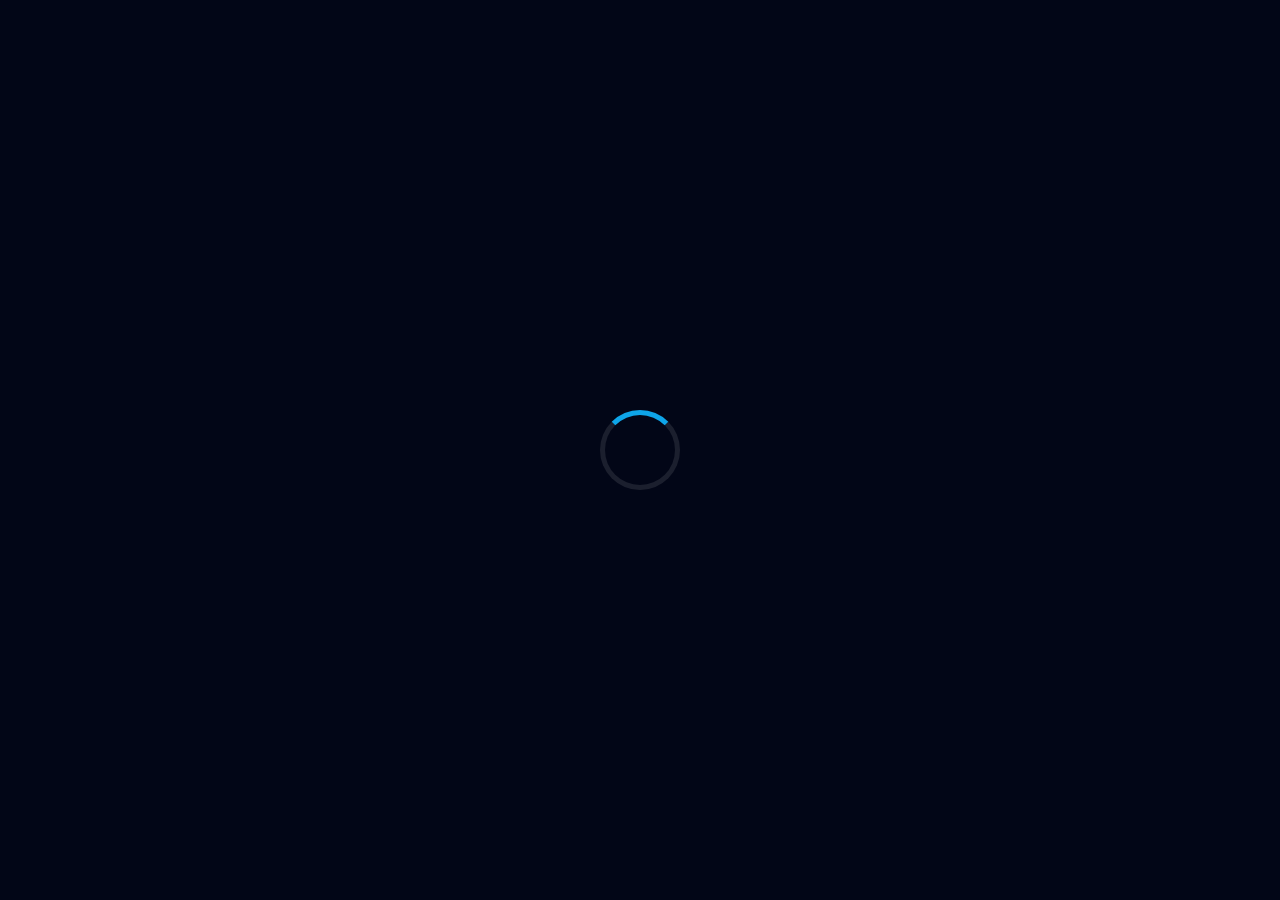
<file: index.html>
<!DOCTYPE html>
<html lang="en">
<head>
    <meta charset="UTF-8">
    <meta name="viewport" content="width=device-width, initial-scale=1.0">
    <meta name="description" content="Md Kaif - Full Stack Developer specializing in Backend Development, AI Applications, and Mobile App Development">
    <meta name="keywords" content="Full Stack Developer, Backend Developer, Java, Node.js, React Native, AI, Mobile App Development">
    <meta name="author" content="Md Kaif">
    
    <!-- Open Graph Meta Tags -->
    <meta property="og:title" content="Md Kaif | Full Stack Developer">
    <meta property="og:description" content="Passionate Full Stack Developer focused on building scalable backend systems and AI powered applications">
    <meta property="og:type" content="website">
    
    <title>Md Kaif | Full Stack Developer Portfolio</title>
    
    <!-- Stylesheets -->
    <link rel="stylesheet" href="css/style.css">
    <link rel="stylesheet" href="css/animations.css">
    <link rel="stylesheet" href="css/responsive.css">
</head>
<body>
    <!-- Loading Screen -->
    <div class="loading-screen">
        <div class="loader"></div>
    </div>

    <!-- Scroll Progress Indicator -->
    <div class="scroll-progress"></div>

    <!-- Custom Cursor -->
    <div class="cursor"></div>

    <!-- Navbar -->
    <nav class="navbar">
        <h2 class="logo">Kaif</h2>
        
        <ul class="nav-menu">
            <li><a href="index.html" class="active">Home</a></li>
            <li><a href="pages/about.html">About</a></li>
            <li><a href="pages/skills.html">Skills</a></li>
            <li><a href="pages/projects.html">Projects</a></li>
            <li><a href="pages/achievements.html">Achievements</a></li>
            <li><a href="pages/contact.html">Contact</a></li>
        </ul>
        
        <div class="menu-toggle">
            <span></span>
            <span></span>
            <span></span>
        </div>
    </nav>

    <!-- Hero Section -->
    <section class="hero">
        <div class="hero-text fade-in">
            <h1>Hi, I'm <span class="neon">Md Kaif</span></h1>
            <h2 id="typing-text"></h2>
            <p>
                Passionate Full Stack Developer focused on building scalable
                backend systems and AI-powered applications. Specializing in
                Java, Node.js, React Native, and modern web technologies.
            </p>
            <div class="cta">
                <a href="pages/projects.html" class="btn primary">View Projects</a>
                <a href="pages/contact.html" class="btn outline">Contact Me</a>
                <a href="#" class="btn outline" onclick="alert('Resume download will be available soon!'); return false;">Download Resume</a>
            </div>
        </div>

        <div class="hero-img">
            <img src="assets/images/profile.jpg" alt="Md Kaif Profile Picture">
        </div>
    </section>

    <!-- Animated Background -->
    <canvas id="particles"></canvas>

    <!-- JavaScript Files -->
    <script src="js/main.js"></script>
    <script src="js/typing.js"></script>
    <script src="js/cursor.js"></script>
    <script src="js/particles.js"></script>
</body>
</html>
</file>
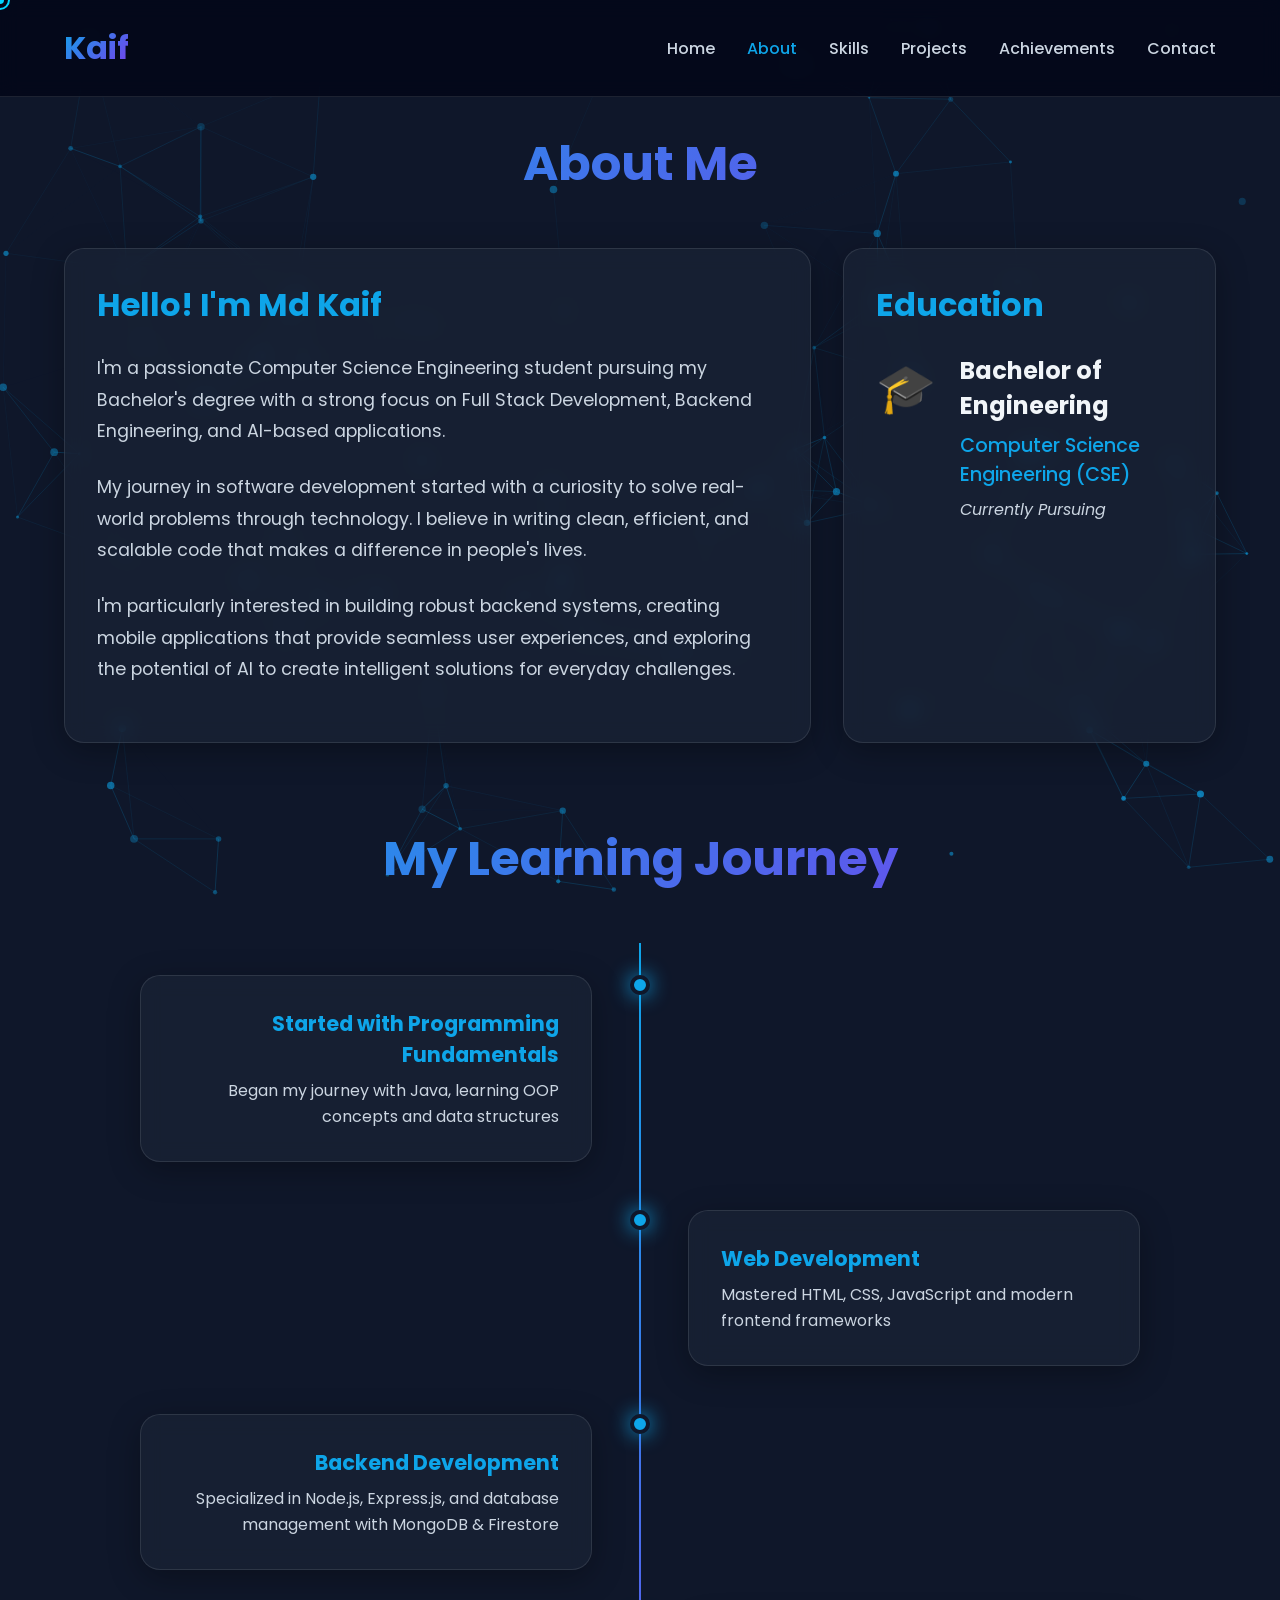
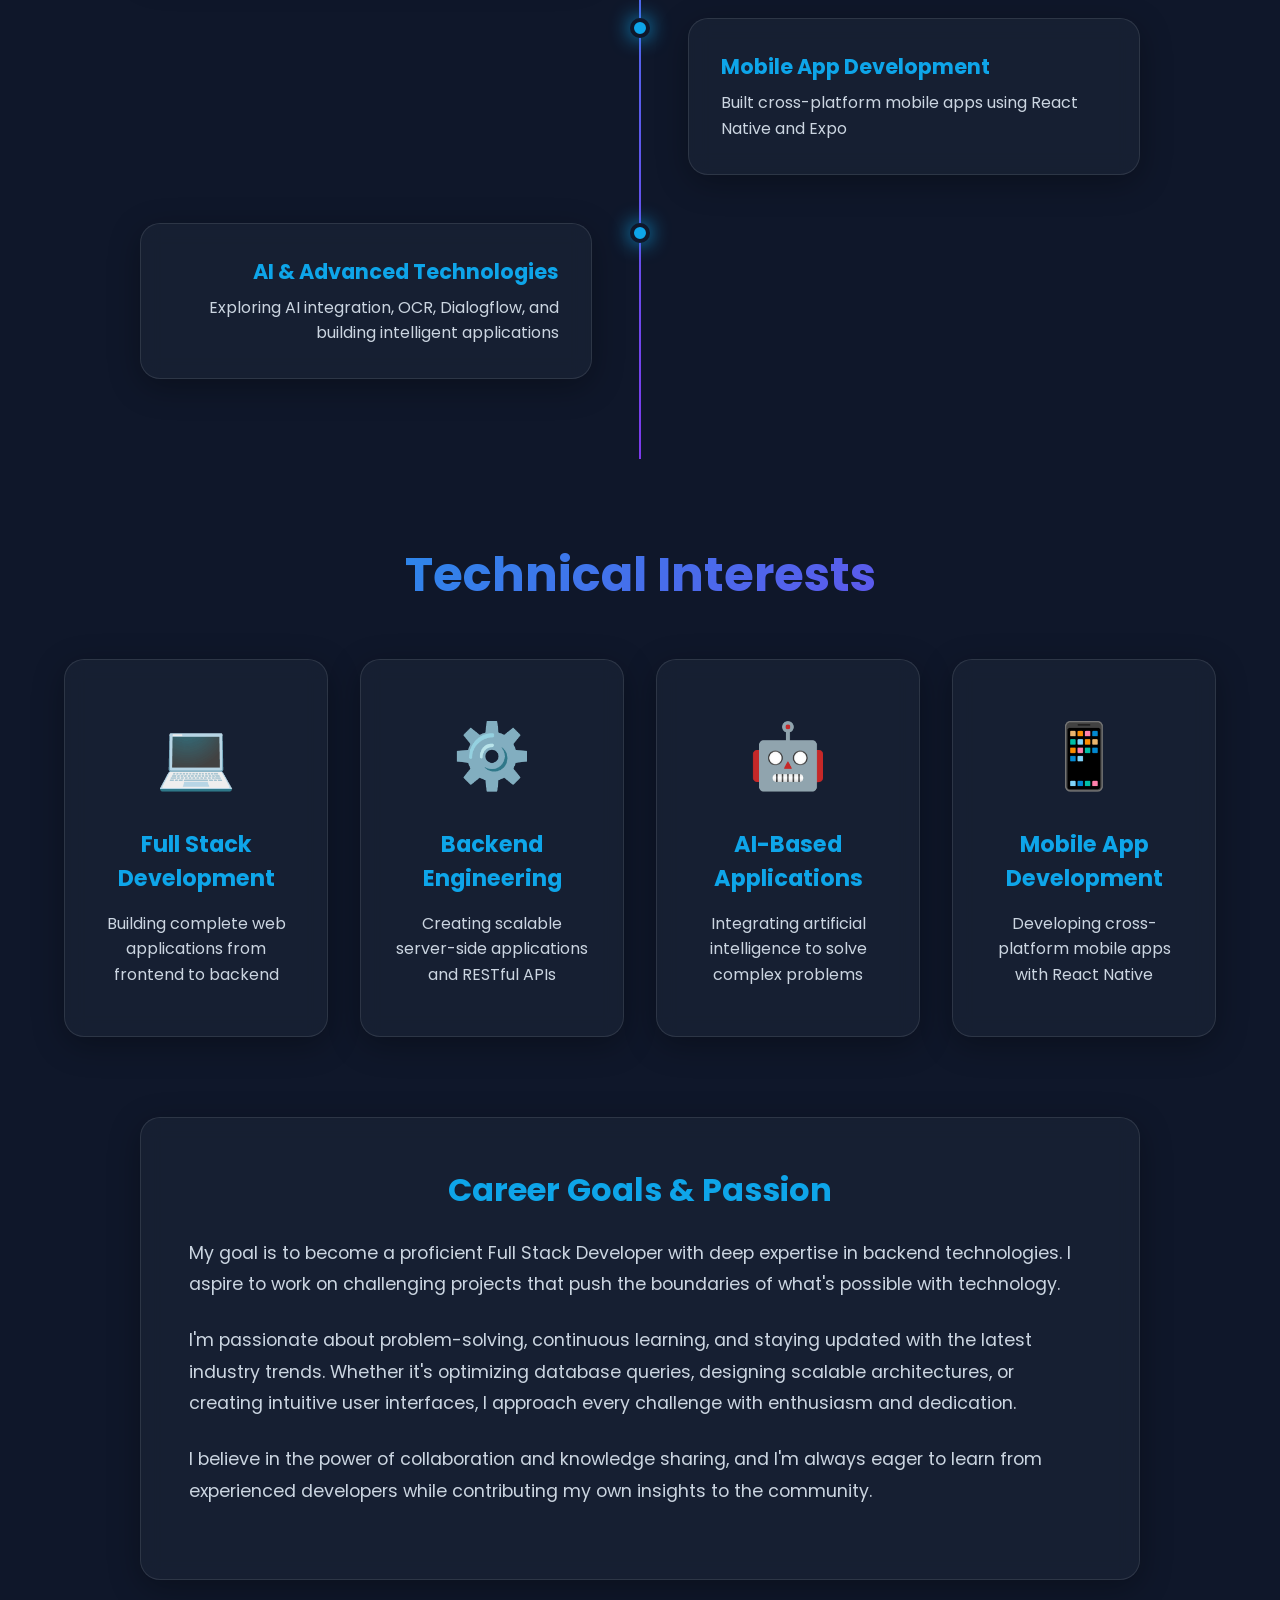
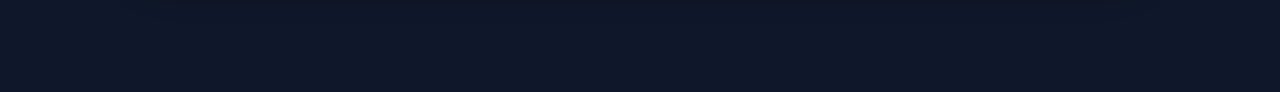
<file: pages/about.html>
<!DOCTYPE html>
<html lang="en">
<head>
    <meta charset="UTF-8">
    <meta name="viewport" content="width=device-width, initial-scale=1.0">
    <meta name="description" content="About Md Kaif - Full Stack Developer and Backend Specialist">
    <title>About | Md Kaif Portfolio</title>
    
    <link rel="stylesheet" href="../css/style.css">
    <link rel="stylesheet" href="../css/animations.css">
    <link rel="stylesheet" href="../css/responsive.css">
    <link rel="stylesheet" href="../css/pages.css">
</head>
<body>
    <!-- Loading Screen -->
    <div class="loading-screen">
        <div class="loader"></div>
    </div>

    <!-- Scroll Progress Indicator -->
    <div class="scroll-progress"></div>

    <!-- Custom Cursor -->
    <div class="cursor"></div>

    <!-- Navbar -->
    <nav class="navbar">
        <h2 class="logo">Kaif</h2>
        
        <ul class="nav-menu">
            <li><a href="../index.html">Home</a></li>
            <li><a href="about.html" class="active">About</a></li>
            <li><a href="skills.html">Skills</a></li>
            <li><a href="projects.html">Projects</a></li>
            <li><a href="achievements.html">Achievements</a></li>
            <li><a href="contact.html">Contact</a></li>
        </ul>
        
        <div class="menu-toggle">
            <span></span>
            <span></span>
            <span></span>
        </div>
    </nav>

    <!-- About Section -->
    <section class="about-section">
        <h1 class="section-title reveal">About Me</h1>
        
        <div class="about-container">
            <div class="about-content glass-card reveal">
                <h2>Hello! I'm Md Kaif</h2>
                <p>
                    I'm a passionate Computer Science Engineering student pursuing my Bachelor's degree
                    with a strong focus on Full Stack Development, Backend Engineering, and AI-based applications.
                </p>
                <p>
                    My journey in software development started with a curiosity to solve real-world problems
                    through technology. I believe in writing clean, efficient, and scalable code that makes
                    a difference in people's lives.
                </p>
                <p>
                    I'm particularly interested in building robust backend systems, creating mobile applications
                    that provide seamless user experiences, and exploring the potential of AI to create
                    intelligent solutions for everyday challenges.
                </p>
            </div>

            <div class="education-section glass-card reveal">
                <h2>Education</h2>
                <div class="education-item">
                    <div class="education-icon">🎓</div>
                    <div class="education-details">
                        <h3>Bachelor of Engineering</h3>
                        <h4>Computer Science Engineering (CSE)</h4>
                        <p class="year">Currently Pursuing</p>
                    </div>
                </div>
            </div>
        </div>

        <!-- Timeline Section -->
        <div class="timeline-section">
            <h2 class="section-title reveal">My Learning Journey</h2>
            
            <div class="timeline">
                <div class="timeline-item reveal slide-left">
                    <div class="timeline-dot"></div>
                    <div class="timeline-content glass-card">
                        <h3>Started with Programming Fundamentals</h3>
                        <p>Began my journey with Java, learning OOP concepts and data structures</p>
                    </div>
                </div>

                <div class="timeline-item reveal slide-right">
                    <div class="timeline-dot"></div>
                    <div class="timeline-content glass-card">
                        <h3>Web Development</h3>
                        <p>Mastered HTML, CSS, JavaScript and modern frontend frameworks</p>
                    </div>
                </div>

                <div class="timeline-item reveal slide-left">
                    <div class="timeline-dot"></div>
                    <div class="timeline-content glass-card">
                        <h3>Backend Development</h3>
                        <p>Specialized in Node.js, Express.js, and database management with MongoDB & Firestore</p>
                    </div>
                </div>

                <div class="timeline-item reveal slide-right">
                    <div class="timeline-dot"></div>
                    <div class="timeline-content glass-card">
                        <h3>Mobile App Development</h3>
                        <p>Built cross-platform mobile apps using React Native and Expo</p>
                    </div>
                </div>

                <div class="timeline-item reveal slide-left">
                    <div class="timeline-dot"></div>
                    <div class="timeline-content glass-card">
                        <h3>AI & Advanced Technologies</h3>
                        <p>Exploring AI integration, OCR, Dialogflow, and building intelligent applications</p>
                    </div>
                </div>
            </div>
        </div>

        <!-- Interests Section -->
        <div class="interests-section">
            <h2 class="section-title reveal">Technical Interests</h2>
            
            <div class="interests-grid">
                <div class="interest-card glass-card zoom-in">
                    <div class="interest-icon">💻</div>
                    <h3>Full Stack Development</h3>
                    <p>Building complete web applications from frontend to backend</p>
                </div>

                <div class="interest-card glass-card zoom-in">
                    <div class="interest-icon">⚙️</div>
                    <h3>Backend Engineering</h3>
                    <p>Creating scalable server-side applications and RESTful APIs</p>
                </div>

                <div class="interest-card glass-card zoom-in">
                    <div class="interest-icon">🤖</div>
                    <h3>AI-Based Applications</h3>
                    <p>Integrating artificial intelligence to solve complex problems</p>
                </div>

                <div class="interest-card glass-card zoom-in">
                    <div class="interest-icon">📱</div>
                    <h3>Mobile App Development</h3>
                    <p>Developing cross-platform mobile apps with React Native</p>
                </div>
            </div>
        </div>

        <!-- Career Goals -->
        <div class="goals-section glass-card reveal">
            <h2>Career Goals & Passion</h2>
            <p>
                My goal is to become a proficient Full Stack Developer with deep expertise in backend
                technologies. I aspire to work on challenging projects that push the boundaries of
                what's possible with technology.
            </p>
            <p>
                I'm passionate about problem-solving, continuous learning, and staying updated with
                the latest industry trends. Whether it's optimizing database queries, designing
                scalable architectures, or creating intuitive user interfaces, I approach every
                challenge with enthusiasm and dedication.
            </p>
            <p>
                I believe in the power of collaboration and knowledge sharing, and I'm always eager
                to learn from experienced developers while contributing my own insights to the community.
            </p>
        </div>
    </section>

    <!-- Animated Background -->
    <canvas id="particles"></canvas>

    <!-- JavaScript Files -->
    <script src="../js/main.js"></script>
    <script src="../js/cursor.js"></script>
    <script src="../js/particles.js"></script>
</body>
</html>
</file>
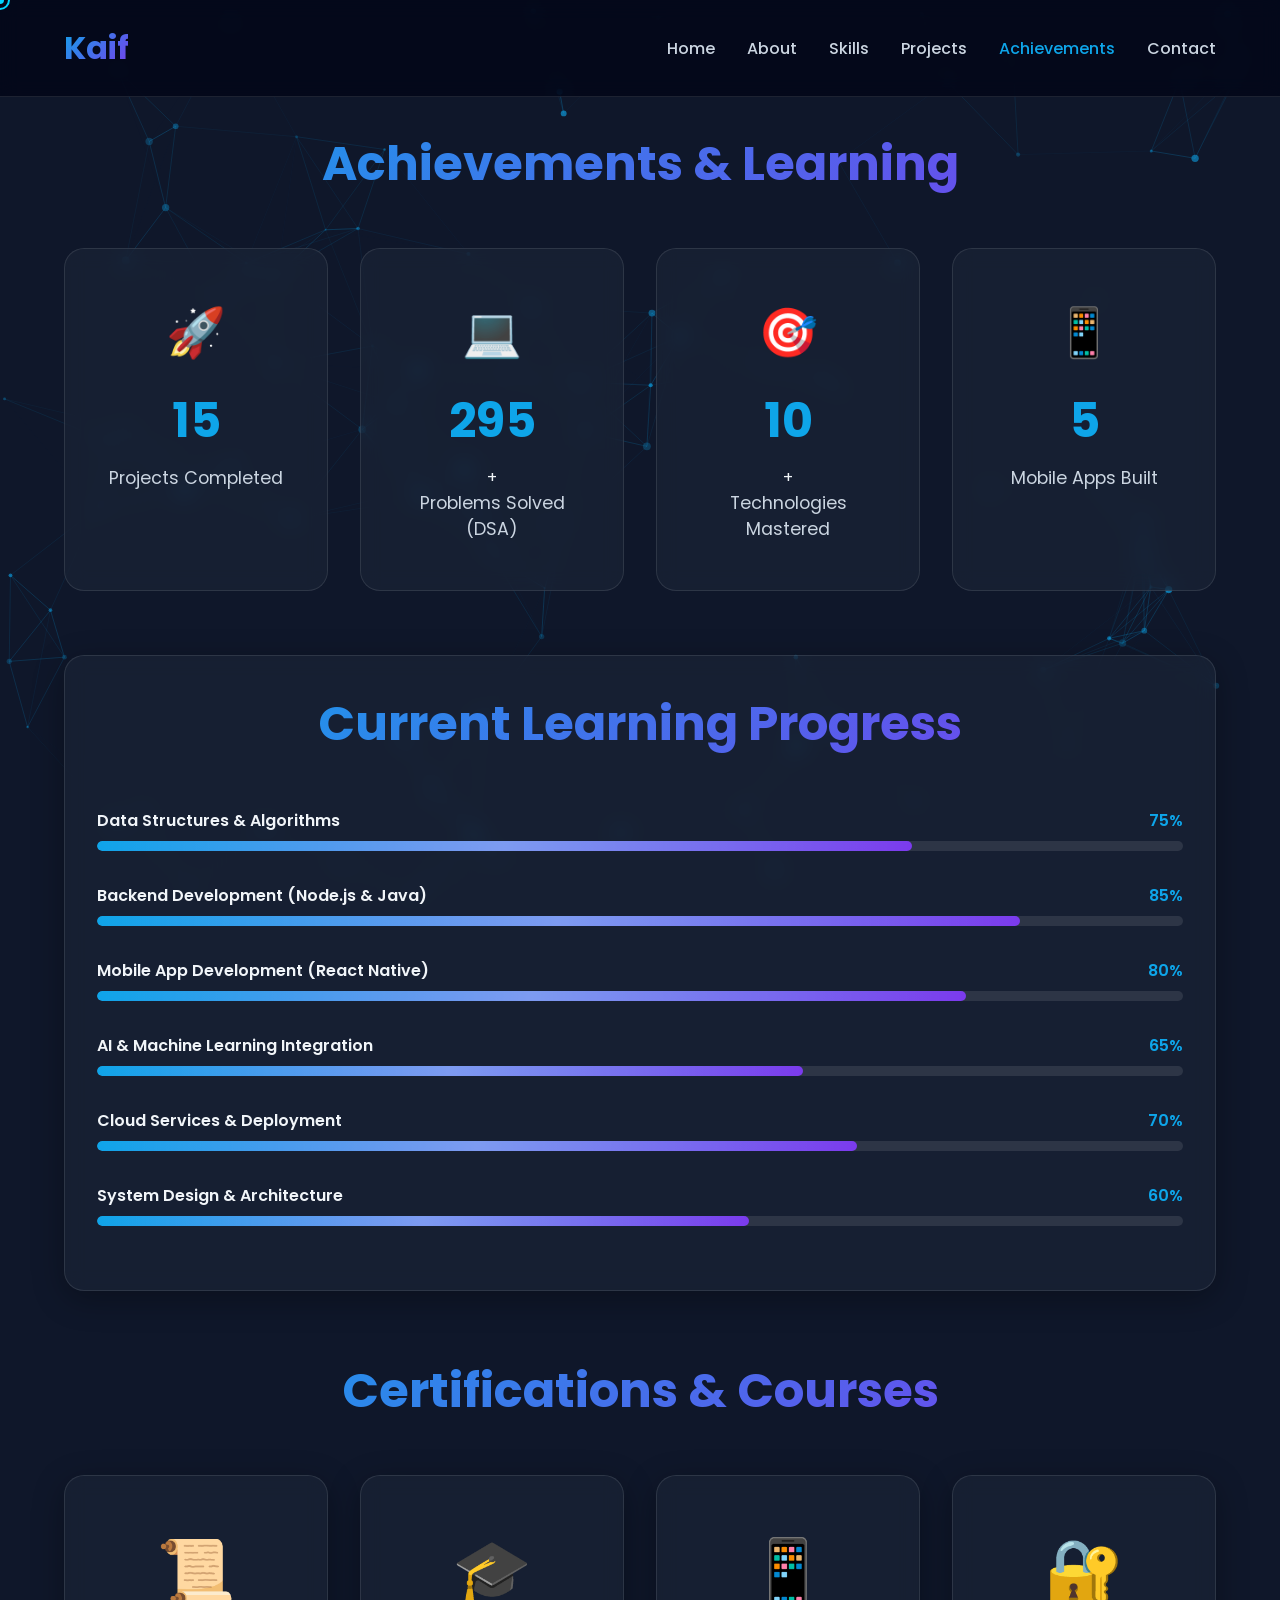
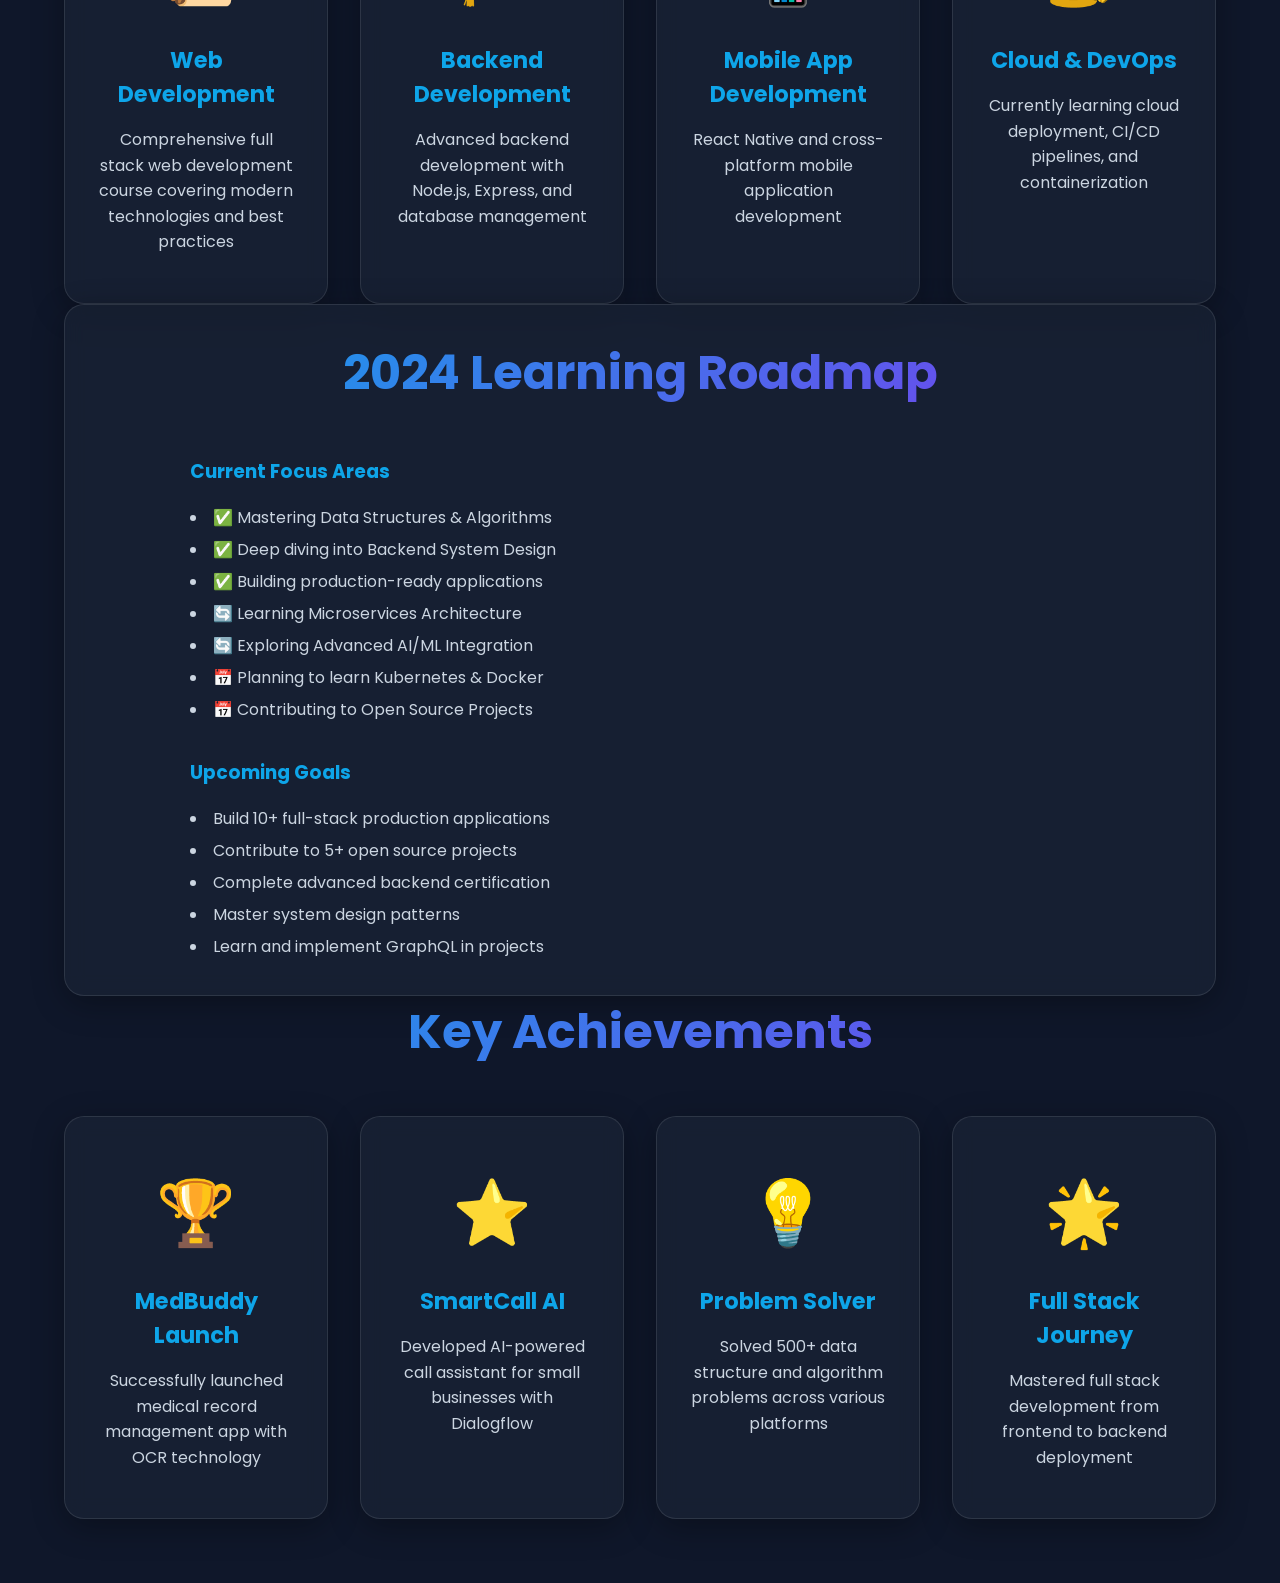
<file: pages/achievements.html>
<!DOCTYPE html>
<html lang="en">
<head>
    <meta charset="UTF-8">
    <meta name="viewport" content="width=device-width, initial-scale=1.0">
    <meta name="description" content="Achievements and Learning - Md Kaif Portfolio">
    <title>Achievements | Md Kaif Portfolio</title>
    
    <link rel="stylesheet" href="../css/style.css">
    <link rel="stylesheet" href="../css/animations.css">
    <link rel="stylesheet" href="../css/responsive.css">
    <link rel="stylesheet" href="../css/pages.css">
</head>
<body>
    <!-- Loading Screen -->
    <div class="loading-screen">
        <div class="loader"></div>
    </div>

    <!-- Scroll Progress Indicator -->
    <div class="scroll-progress"></div>

    <!-- Custom Cursor -->
    <div class="cursor"></div>

    <!-- Navbar -->
    <nav class="navbar">
        <h2 class="logo">Kaif</h2>
        
        <ul class="nav-menu">
            <li><a href="../index.html">Home</a></li>
            <li><a href="about.html">About</a></li>
            <li><a href="skills.html">Skills</a></li>
            <li><a href="projects.html">Projects</a></li>
            <li><a href="achievements.html" class="active">Achievements</a></li>
            <li><a href="contact.html">Contact</a></li>
        </ul>
        
        <div class="menu-toggle">
            <span></span>
            <span></span>
            <span></span>
        </div>
    </nav>

    <!-- Achievements Section -->
    <section class="achievements-section">
        <h1 class="section-title reveal">Achievements & Learning</h1>

        <!-- Stats Grid -->
        <div class="stats-grid">
            <div class="stat-card zoom-in">
                <div class="stat-icon">🚀</div>
                <span class="counter" data-target="15">0</span>
                <div class="stat-label">Projects Completed</div>
            </div>

            <div class="stat-card zoom-in">
                <div class="stat-icon">💻</div>
                <span class="counter" data-target="500">0</span>+
                <div class="stat-label">Problems Solved (DSA)</div>
            </div>

            <div class="stat-card zoom-in">
                <div class="stat-icon">🎯</div>
                <span class="counter" data-target="10">0</span>+
                <div class="stat-label">Technologies Mastered</div>
            </div>

            <div class="stat-card zoom-in">
                <div class="stat-icon">📱</div>
                <span class="counter" data-target="5">0</span>
                <div class="stat-label">Mobile Apps Built</div>
            </div>
        </div>

        <!-- Learning Progress -->
        <div class="progress-section glass-card reveal">
            <h2 class="section-title">Current Learning Progress</h2>

            <div class="progress-item stagger">
                <div class="progress-label">
                    <span>Data Structures & Algorithms</span>
                    <span class="percentage">75%</span>
                </div>
                <div class="progress-bar">
                    <div class="progress-fill" data-progress="75"></div>
                </div>
            </div>

            <div class="progress-item stagger">
                <div class="progress-label">
                    <span>Backend Development (Node.js & Java)</span>
                    <span class="percentage">85%</span>
                </div>
                <div class="progress-bar">
                    <div class="progress-fill" data-progress="85"></div>
                </div>
            </div>

            <div class="progress-item stagger">
                <div class="progress-label">
                    <span>Mobile App Development (React Native)</span>
                    <span class="percentage">80%</span>
                </div>
                <div class="progress-bar">
                    <div class="progress-fill" data-progress="80"></div>
                </div>
            </div>

            <div class="progress-item stagger">
                <div class="progress-label">
                    <span>AI & Machine Learning Integration</span>
                    <span class="percentage">65%</span>
                </div>
                <div class="progress-bar">
                    <div class="progress-fill" data-progress="65"></div>
                </div>
            </div>

            <div class="progress-item stagger">
                <div class="progress-label">
                    <span>Cloud Services & Deployment</span>
                    <span class="percentage">70%</span>
                </div>
                <div class="progress-bar">
                    <div class="progress-fill" data-progress="70"></div>
                </div>
            </div>

            <div class="progress-item stagger">
                <div class="progress-label">
                    <span>System Design & Architecture</span>
                    <span class="percentage">60%</span>
                </div>
                <div class="progress-bar">
                    <div class="progress-fill" data-progress="60"></div>
                </div>
            </div>
        </div>

        <!-- Certifications & Courses -->
        <div class="certifications-section">
            <h2 class="section-title reveal">Certifications & Courses</h2>
            
            <div class="interests-grid">
                <div class="interest-card glass-card zoom-in">
                    <div class="interest-icon">📜</div>
                    <h3>Web Development</h3>
                    <p>Comprehensive full stack web development course covering modern technologies and best practices</p>
                </div>

                <div class="interest-card glass-card zoom-in">
                    <div class="interest-icon">🎓</div>
                    <h3>Backend Development</h3>
                    <p>Advanced backend development with Node.js, Express, and database management</p>
                </div>

                <div class="interest-card glass-card zoom-in">
                    <div class="interest-icon">📱</div>
                    <h3>Mobile App Development</h3>
                    <p>React Native and cross-platform mobile application development</p>
                </div>

                <div class="interest-card glass-card zoom-in">
                    <div class="interest-icon">🔐</div>
                    <h3>Cloud & DevOps</h3>
                    <p>Currently learning cloud deployment, CI/CD pipelines, and containerization</p>
                </div>
            </div>
        </div>

        <!-- Learning Roadmap -->
        <div class="roadmap-section glass-card reveal">
            <h2 class="section-title">2024 Learning Roadmap</h2>
            
            <div class="about-content" style="max-width: 900px; margin: 0 auto;">
                <h3 style="color: var(--primary-color); margin-bottom: 1rem;">Current Focus Areas</h3>
                <ul style="color: var(--text-secondary); line-height: 2; list-style-position: inside;">
                    <li>✅ Mastering Data Structures & Algorithms</li>
                    <li>✅ Deep diving into Backend System Design</li>
                    <li>✅ Building production-ready applications</li>
                    <li>🔄 Learning Microservices Architecture</li>
                    <li>🔄 Exploring Advanced AI/ML Integration</li>
                    <li>📅 Planning to learn Kubernetes & Docker</li>
                    <li>📅 Contributing to Open Source Projects</li>
                </ul>

                <h3 style="color: var(--primary-color); margin: 2rem 0 1rem;">Upcoming Goals</h3>
                <ul style="color: var(--text-secondary); line-height: 2; list-style-position: inside;">
                    <li>Build 10+ full-stack production applications</li>
                    <li>Contribute to 5+ open source projects</li>
                    <li>Complete advanced backend certification</li>
                    <li>Master system design patterns</li>
                    <li>Learn and implement GraphQL in projects</li>
                </ul>
            </div>
        </div>

        <!-- Achievements Highlights -->
        <div class="highlights-section">
            <h2 class="section-title reveal">Key Achievements</h2>
            
            <div class="interests-grid">
                <div class="interest-card glass-card slide-left">
                    <div class="interest-icon">🏆</div>
                    <h3>MedBuddy Launch</h3>
                    <p>Successfully launched medical record management app with OCR technology</p>
                </div>

                <div class="interest-card glass-card slide-right">
                    <div class="interest-icon">⭐</div>
                    <h3>SmartCall AI</h3>
                    <p>Developed AI-powered call assistant for small businesses with Dialogflow</p>
                </div>

                <div class="interest-card glass-card slide-left">
                    <div class="interest-icon">💡</div>
                    <h3>Problem Solver</h3>
                    <p>Solved 500+ data structure and algorithm problems across various platforms</p>
                </div>

                <div class="interest-card glass-card slide-right">
                    <div class="interest-icon">🌟</div>
                    <h3>Full Stack Journey</h3>
                    <p>Mastered full stack development from frontend to backend deployment</p>
                </div>
            </div>
        </div>
    </section>

    <!-- Animated Background -->
    <canvas id="particles"></canvas>

    <!-- JavaScript Files -->
    <script src="../js/main.js"></script>
    <script src="../js/cursor.js"></script>
    <script src="../js/particles.js"></script>
</body>
</html>
</file>
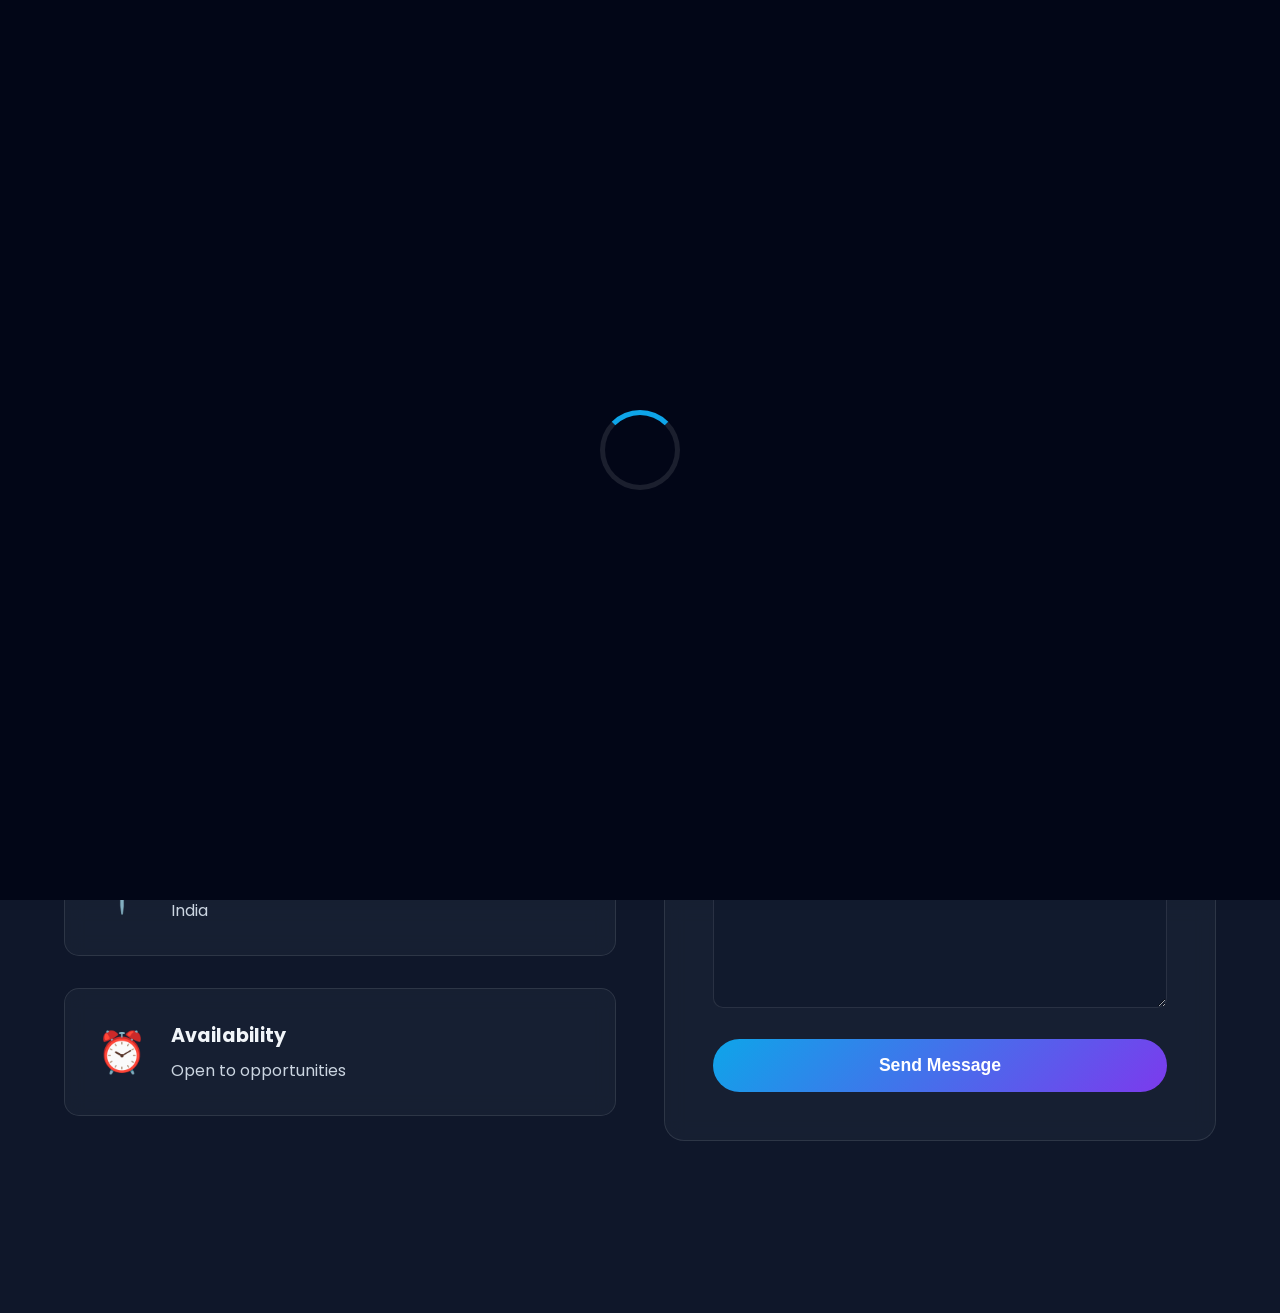
<file: pages/contact.html>
<!DOCTYPE html>
<html lang="en">
<head>
    <meta charset="UTF-8">
    <meta name="viewport" content="width=device-width, initial-scale=1.0">
    <meta name="description" content="Contact Md Kaif - Full Stack Developer">
    <title>Contact | Md Kaif Portfolio</title>
    
    <link rel="stylesheet" href="../css/style.css">
    <link rel="stylesheet" href="../css/animations.css">
    <link rel="stylesheet" href="../css/responsive.css">
    <link rel="stylesheet" href="../css/pages.css">
</head>
<body>
    <!-- Loading Screen -->
    <div class="loading-screen">
        <div class="loader"></div>
    </div>

    <!-- Scroll Progress Indicator -->
    <div class="scroll-progress"></div>

    <!-- Custom Cursor -->
    <div class="cursor"></div>

    <!-- Navbar -->
    <nav class="navbar">
        <h2 class="logo">Kaif</h2>
        
        <ul class="nav-menu">
            <li><a href="../index.html">Home</a></li>
            <li><a href="about.html">About</a></li>
            <li><a href="skills.html">Skills</a></li>
            <li><a href="projects.html">Projects</a></li>
            <li><a href="achievements.html">Achievements</a></li>
            <li><a href="contact.html" class="active">Contact</a></li>
        </ul>
        
        <div class="menu-toggle">
            <span></span>
            <span></span>
            <span></span>
        </div>
    </nav>

    <!-- Contact Section -->
    <section class="contact-section">
        <h1 class="section-title reveal">Get In Touch</h1>
        <p style="text-align: center; color: var(--text-secondary); max-width: 800px; margin: 0 auto 3rem; font-size: 1.1rem;">
            Have a project in mind or want to collaborate? Feel free to reach out!
            I'm always open to discussing new opportunities and innovative ideas.
        </p>

        <div class="contact-container">
            <!-- Contact Information -->
            <div class="contact-info">
                <div class="contact-item slide-left">
                    <div class="contact-icon">📧</div>
                    <div class="contact-details">
                        <h3>Email</h3>
                        <p><a href="mailto:mdkaif11894@gmail.com">mdkaif11894@gmail.com</a></p>
                    </div>
                </div>

                <div class="contact-item slide-left">
                    <div class="contact-icon">💼</div>
                    <div class="contact-details">
                        <h3>LinkedIn</h3>
                        <p><a href="https://www.linkedin.com/in/md-kaif-6b000b3a6" target="_blank">Connect with me</a></p>
                    </div>
                </div>

                <div class="contact-item slide-left">
                    <div class="contact-icon">👨‍💻</div>
                    <div class="contact-details">
                        <h3>GitHub</h3>
                        <p><a href="https://github.com/Smiling-Hacker-01" target="_blank">@Smiling-Hacker-01</a></p>
                    </div>
                </div>

                <div class="contact-item slide-left">
                    <div class="contact-icon">📍</div>
                    <div class="contact-details">
                        <h3>Location</h3>
                        <p>India</p>
                    </div>
                </div>

                <div class="contact-item slide-left">
                    <div class="contact-icon">⏰</div>
                    <div class="contact-details">
                        <h3>Availability</h3>
                        <p>Open to opportunities</p>
                    </div>
                </div>
            </div>

            <!-- Contact Form -->
            <div class="contact-form slide-right">
                <h2>Send a Message</h2>
                <form id="contactForm">
                    <div class="form-group">
                        <label for="name">Full Name *</label>
                        <input type="text" id="name" name="name" required>
                        <span class="error-message">Please enter your name</span>
                    </div>

                    <div class="form-group">
                        <label for="email">Email Address *</label>
                        <input type="email" id="email" name="email" required>
                        <span class="error-message">Please enter a valid email</span>
                    </div>

                    <div class="form-group">
                        <label for="subject">Subject *</label>
                        <input type="text" id="subject" name="subject" required>
                        <span class="error-message">Please enter a subject</span>
                    </div>

                    <div class="form-group">
                        <label for="message">Message *</label>
                        <textarea id="message" name="message" required></textarea>
                        <span class="error-message">Please enter your message</span>
                    </div>

                    <button type="submit" class="submit-btn">Send Message</button>
                    
                    <div class="success-message">
                        ✓ Thank you! Your message has been received. I'll get back to you soon!
                    </div>
                </form>
            </div>
        </div>

        <!-- Social Links -->
        <div class="social-links reveal">
            <a href="https://github.com/Smiling-Hacker-01" class="social-link" target="_blank" title="GitHub">
                <svg width="24" height="24" viewBox="0 0 24 24" fill="currentColor">
                    <path d="M12 0c-6.626 0-12 5.373-12 12 0 5.302 3.438 9.8 8.207 11.387.599.111.793-.261.793-.577v-2.234c-3.338.726-4.033-1.416-4.033-1.416-.546-1.387-1.333-1.756-1.333-1.756-1.089-.745.083-.729.083-.729 1.205.084 1.839 1.237 1.839 1.237 1.07 1.834 2.807 1.304 3.492.997.107-.775.418-1.305.762-1.604-2.665-.305-5.467-1.334-5.467-5.931 0-1.311.469-2.381 1.236-3.221-.124-.303-.535-1.524.117-3.176 0 0 1.008-.322 3.301 1.23.957-.266 1.983-.399 3.003-.404 1.02.005 2.047.138 3.006.404 2.291-1.552 3.297-1.23 3.297-1.23.653 1.653.242 2.874.118 3.176.77.84 1.235 1.911 1.235 3.221 0 4.609-2.807 5.624-5.479 5.921.43.372.823 1.102.823 2.222v3.293c0 .319.192.694.801.576 4.765-1.589 8.199-6.086 8.199-11.386 0-6.627-5.373-12-12-12z"/>
                </svg>
            </a>

            <a href="https://www.linkedin.com/in/md-kaif-6b000b3a6" class="social-link" target="_blank" title="LinkedIn">
                <svg width="24" height="24" viewBox="0 0 24 24" fill="currentColor">
                    <path d="M19 0h-14c-2.761 0-5 2.239-5 5v14c0 2.761 2.239 5 5 5h14c2.762 0 5-2.239 5-5v-14c0-2.761-2.238-5-5-5zm-11 19h-3v-11h3v11zm-1.5-12.268c-.966 0-1.75-.79-1.75-1.764s.784-1.764 1.75-1.764 1.75.79 1.75 1.764-.783 1.764-1.75 1.764zm13.5 12.268h-3v-5.604c0-3.368-4-3.113-4 0v5.604h-3v-11h3v1.765c1.396-2.586 7-2.777 7 2.476v6.759z"/>
                </svg>
            </a>

            <a href="mailto:mdkaif11894@gmail.com" class="social-link" title="Email">
                <svg width="24" height="24" viewBox="0 0 24 24" fill="currentColor">
                    <path d="M0 3v18h24v-18h-24zm6.623 7.929l-4.623 5.712v-9.458l4.623 3.746zm-4.141-5.929h19.035l-9.517 7.713-9.518-7.713zm5.694 7.188l3.824 3.099 3.83-3.104 5.612 6.817h-18.779l5.513-6.812zm9.208-1.264l4.616-3.741v9.348l-4.616-5.607z"/>
                </svg>
            </a>
        </div>
    </section>

    <!-- Animated Background -->
    <canvas id="particles"></canvas>

    <!-- JavaScript Files -->
    <script src="../js/main.js"></script>
    <script src="../js/cursor.js"></script>
    <script src="../js/particles.js"></script>
</body>
</html>
</file>
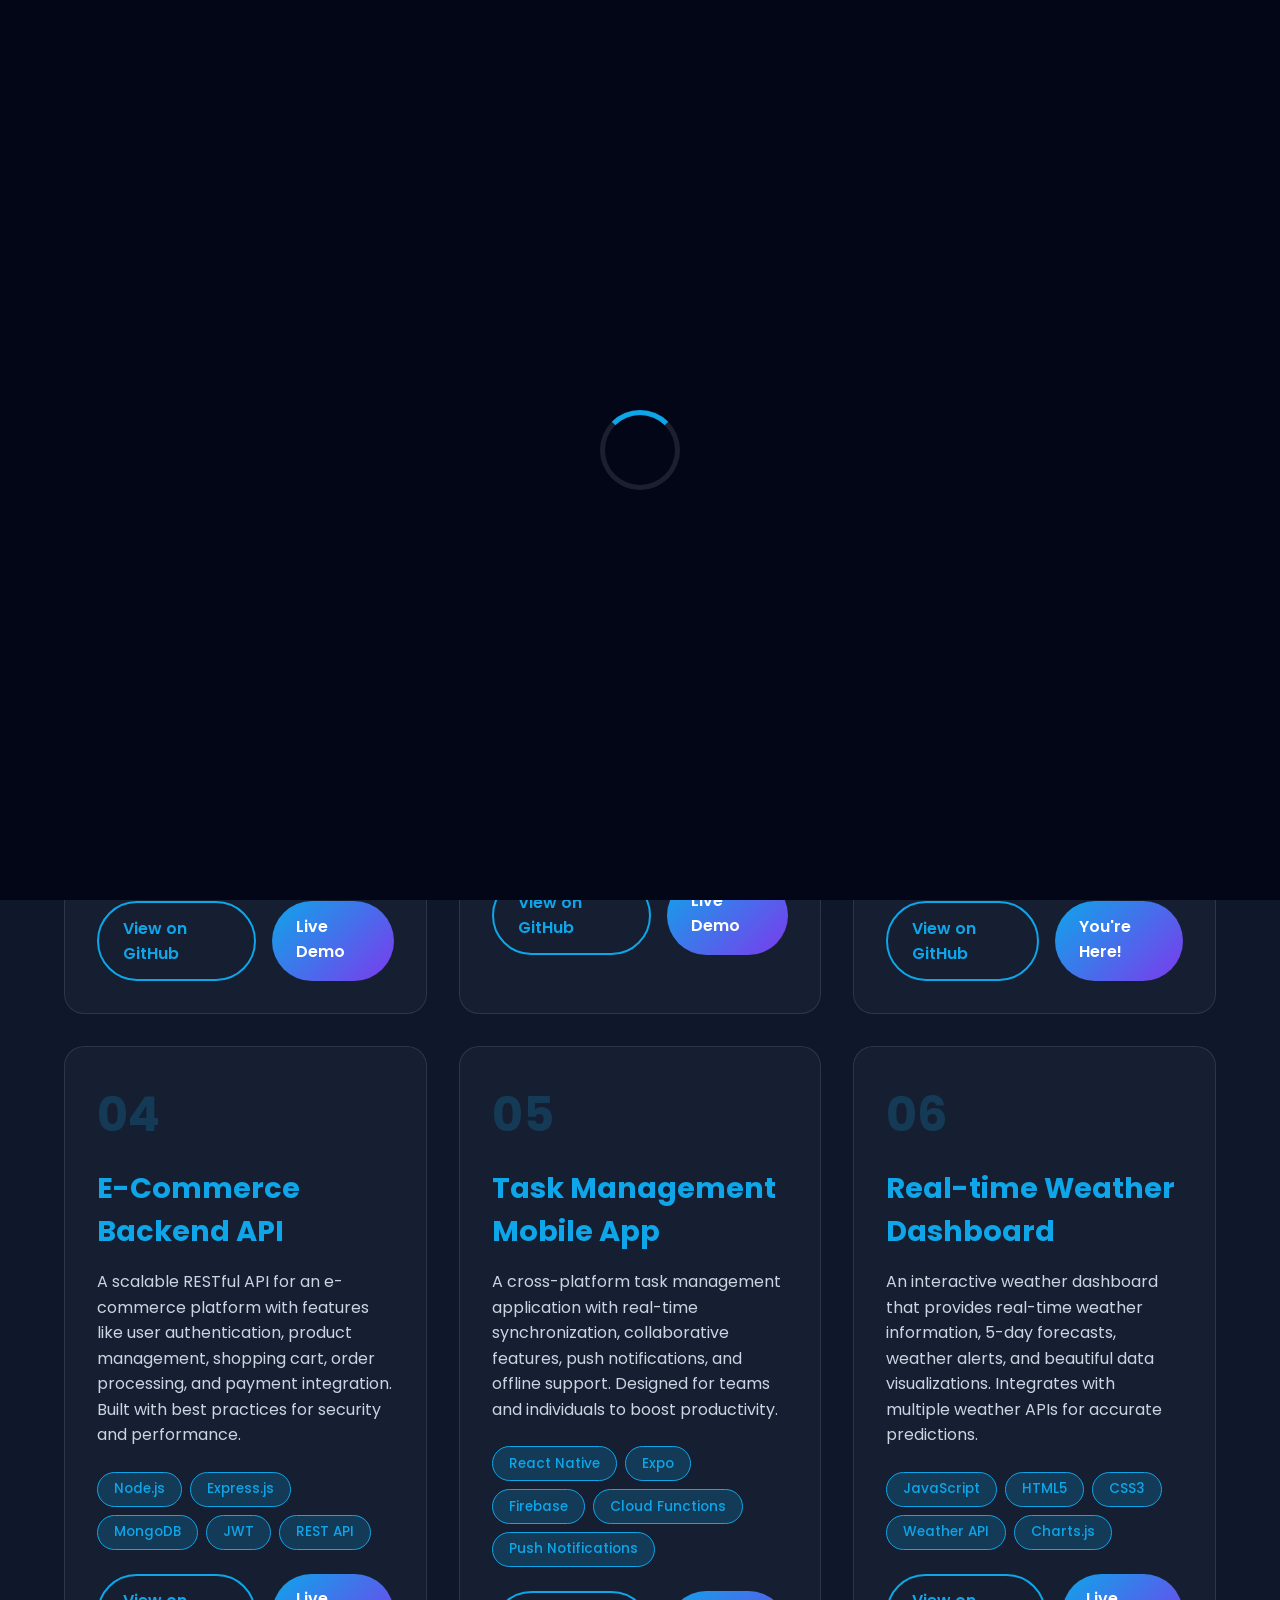
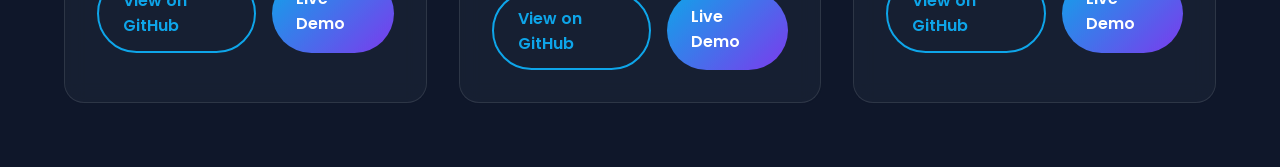
<file: pages/projects.html>
<!DOCTYPE html>
<html lang="en">
<head>
    <meta charset="UTF-8">
    <meta name="viewport" content="width=device-width, initial-scale=1.0">
    <meta name="description" content="Projects Portfolio - Md Kaif">
    <title>Projects | Md Kaif Portfolio</title>
    
    <link rel="stylesheet" href="../css/style.css">
    <link rel="stylesheet" href="../css/animations.css">
    <link rel="stylesheet" href="../css/responsive.css">
    <link rel="stylesheet" href="../css/pages.css">
</head>
<body>
    <!-- Loading Screen -->
    <div class="loading-screen">
        <div class="loader"></div>
    </div>

    <!-- Scroll Progress Indicator -->
    <div class="scroll-progress"></div>

    <!-- Custom Cursor -->
    <div class="cursor"></div>

    <!-- Navbar -->
    <nav class="navbar">
        <h2 class="logo">Kaif</h2>
        
        <ul class="nav-menu">
            <li><a href="../index.html">Home</a></li>
            <li><a href="about.html">About</a></li>
            <li><a href="skills.html">Skills</a></li>
            <li><a href="projects.html" class="active">Projects</a></li>
            <li><a href="achievements.html">Achievements</a></li>
            <li><a href="contact.html">Contact</a></li>
        </ul>
        
        <div class="menu-toggle">
            <span></span>
            <span></span>
            <span></span>
        </div>
    </nav>

    <!-- Projects Section -->
    <section class="projects-section">
        <h1 class="section-title reveal">My Projects</h1>
        <p style="text-align: center; color: var(--text-secondary); max-width: 800px; margin: 0 auto 3rem; font-size: 1.1rem;">
            Here are some of my recent projects that showcase my skills in full stack development,
            mobile app development, and AI integration.
        </p>

        <div class="projects-grid">
            <!-- Project 1: MedBuddyFinal -->
            <div class="project-card zoom-in">
                <div class="project-number">01</div>
                <h3>MedBuddyFinal</h3>
                <p>
                    A comprehensive medical record management mobile application that helps users
                    digitize and manage their medical prescriptions. Features OCR (Optical Character Recognition)
                    for scanning prescriptions, secure cloud storage, and easy access to medical history.
                </p>
                
                <div class="tech-stack">
                    <span class="tech-badge">React Native</span>
                    <span class="tech-badge">Expo</span>
                    <span class="tech-badge">Firestore</span>
                    <span class="tech-badge">OCR</span>
                    <span class="tech-badge">Firebase Auth</span>
                </div>

                <div class="project-links">
                    <a href="https://github.com/Smiling-Hacker-01" class="project-link github" target="_blank">
                        View on GitHub
                    </a>
                    <a href="#" class="project-link demo" onclick="alert('Demo coming soon!'); return false;">
                        Live Demo
                    </a>
                </div>
            </div>

            <!-- Project 2: SmartCall AI -->
            <div class="project-card zoom-in">
                <div class="project-number">02</div>
                <h3>SmartCall AI</h3>
                <p>
                    An intelligent AI-powered call assistant designed for small businesses. Features
                    automated call handling, Dialogflow integration for natural language understanding,
                    call analytics & logging, and comprehensive reporting dashboard.
                </p>
                
                <div class="tech-stack">
                    <span class="tech-badge">Node.js</span>
                    <span class="tech-badge">Express.js</span>
                    <span class="tech-badge">MongoDB</span>
                    <span class="tech-badge">Dialogflow</span>
                    <span class="tech-badge">Twilio</span>
                </div>

                <div class="project-links">
                    <a href="https://github.com/Smiling-Hacker-01" class="project-link github" target="_blank">
                        View on GitHub
                    </a>
                    <a href="#" class="project-link demo" onclick="alert('Demo coming soon!'); return false;">
                        Live Demo
                    </a>
                </div>
            </div>

            <!-- Project 3: Portfolio Website -->
            <div class="project-card zoom-in">
                <div class="project-number">03</div>
                <h3>Personal Portfolio Website</h3>
                <p>
                    A modern, highly interactive, and fully responsive personal portfolio website
                    featuring dark theme with neon effects, smooth animations, particle background,
                    and optimized performance. Built with vanilla JavaScript for maximum performance.
                </p>
                
                <div class="tech-stack">
                    <span class="tech-badge">HTML5</span>
                    <span class="tech-badge">CSS3</span>
                    <span class="tech-badge">JavaScript</span>
                    <span class="tech-badge">Canvas API</span>
                    <span class="tech-badge">Animations</span>
                </div>

                <div class="project-links">
                    <a href="https://github.com/Smiling-Hacker-01/portfolio" class="project-link github" target="_blank">
                        View on GitHub
                    </a>
                    <a href="../index.html" class="project-link demo">
                        You're Here!
                    </a>
                </div>
            </div>

            <!-- Project 4: Additional Project Placeholder -->
            <div class="project-card zoom-in">
                <div class="project-number">04</div>
                <h3>E-Commerce Backend API</h3>
                <p>
                    A scalable RESTful API for an e-commerce platform with features like user authentication,
                    product management, shopping cart, order processing, and payment integration.
                    Built with best practices for security and performance.
                </p>
                
                <div class="tech-stack">
                    <span class="tech-badge">Node.js</span>
                    <span class="tech-badge">Express.js</span>
                    <span class="tech-badge">MongoDB</span>
                    <span class="tech-badge">JWT</span>
                    <span class="tech-badge">REST API</span>
                </div>

                <div class="project-links">
                    <a href="https://github.com/Smiling-Hacker-01" class="project-link github" target="_blank">
                        View on GitHub
                    </a>
                    <a href="#" class="project-link demo" onclick="alert('Demo coming soon!'); return false;">
                        Live Demo
                    </a>
                </div>
            </div>

            <!-- Project 5: Task Management App -->
            <div class="project-card zoom-in">
                <div class="project-number">05</div>
                <h3>Task Management Mobile App</h3>
                <p>
                    A cross-platform task management application with real-time synchronization,
                    collaborative features, push notifications, and offline support. Designed for
                    teams and individuals to boost productivity.
                </p>
                
                <div class="tech-stack">
                    <span class="tech-badge">React Native</span>
                    <span class="tech-badge">Expo</span>
                    <span class="tech-badge">Firebase</span>
                    <span class="tech-badge">Cloud Functions</span>
                    <span class="tech-badge">Push Notifications</span>
                </div>

                <div class="project-links">
                    <a href="https://github.com/Smiling-Hacker-01" class="project-link github" target="_blank">
                        View on GitHub
                    </a>
                    <a href="#" class="project-link demo" onclick="alert('Demo coming soon!'); return false;">
                        Live Demo
                    </a>
                </div>
            </div>

            <!-- Project 6: Weather Dashboard -->
            <div class="project-card zoom-in">
                <div class="project-number">06</div>
                <h3>Real-time Weather Dashboard</h3>
                <p>
                    An interactive weather dashboard that provides real-time weather information,
                    5-day forecasts, weather alerts, and beautiful data visualizations. Integrates
                    with multiple weather APIs for accurate predictions.
                </p>
                
                <div class="tech-stack">
                    <span class="tech-badge">JavaScript</span>
                    <span class="tech-badge">HTML5</span>
                    <span class="tech-badge">CSS3</span>
                    <span class="tech-badge">Weather API</span>
                    <span class="tech-badge">Charts.js</span>
                </div>

                <div class="project-links">
                    <a href="https://github.com/Smiling-Hacker-01" class="project-link github" target="_blank">
                        View on GitHub
                    </a>
                    <a href="#" class="project-link demo" onclick="alert('Demo coming soon!'); return false;">
                        Live Demo
                    </a>
                </div>
            </div>
        </div>
    </section>

    <!-- Animated Background -->
    <canvas id="particles"></canvas>

    <!-- JavaScript Files -->
    <script src="../js/main.js"></script>
    <script src="../js/cursor.js"></script>
    <script src="../js/particles.js"></script>
</body>
</html>
</file>
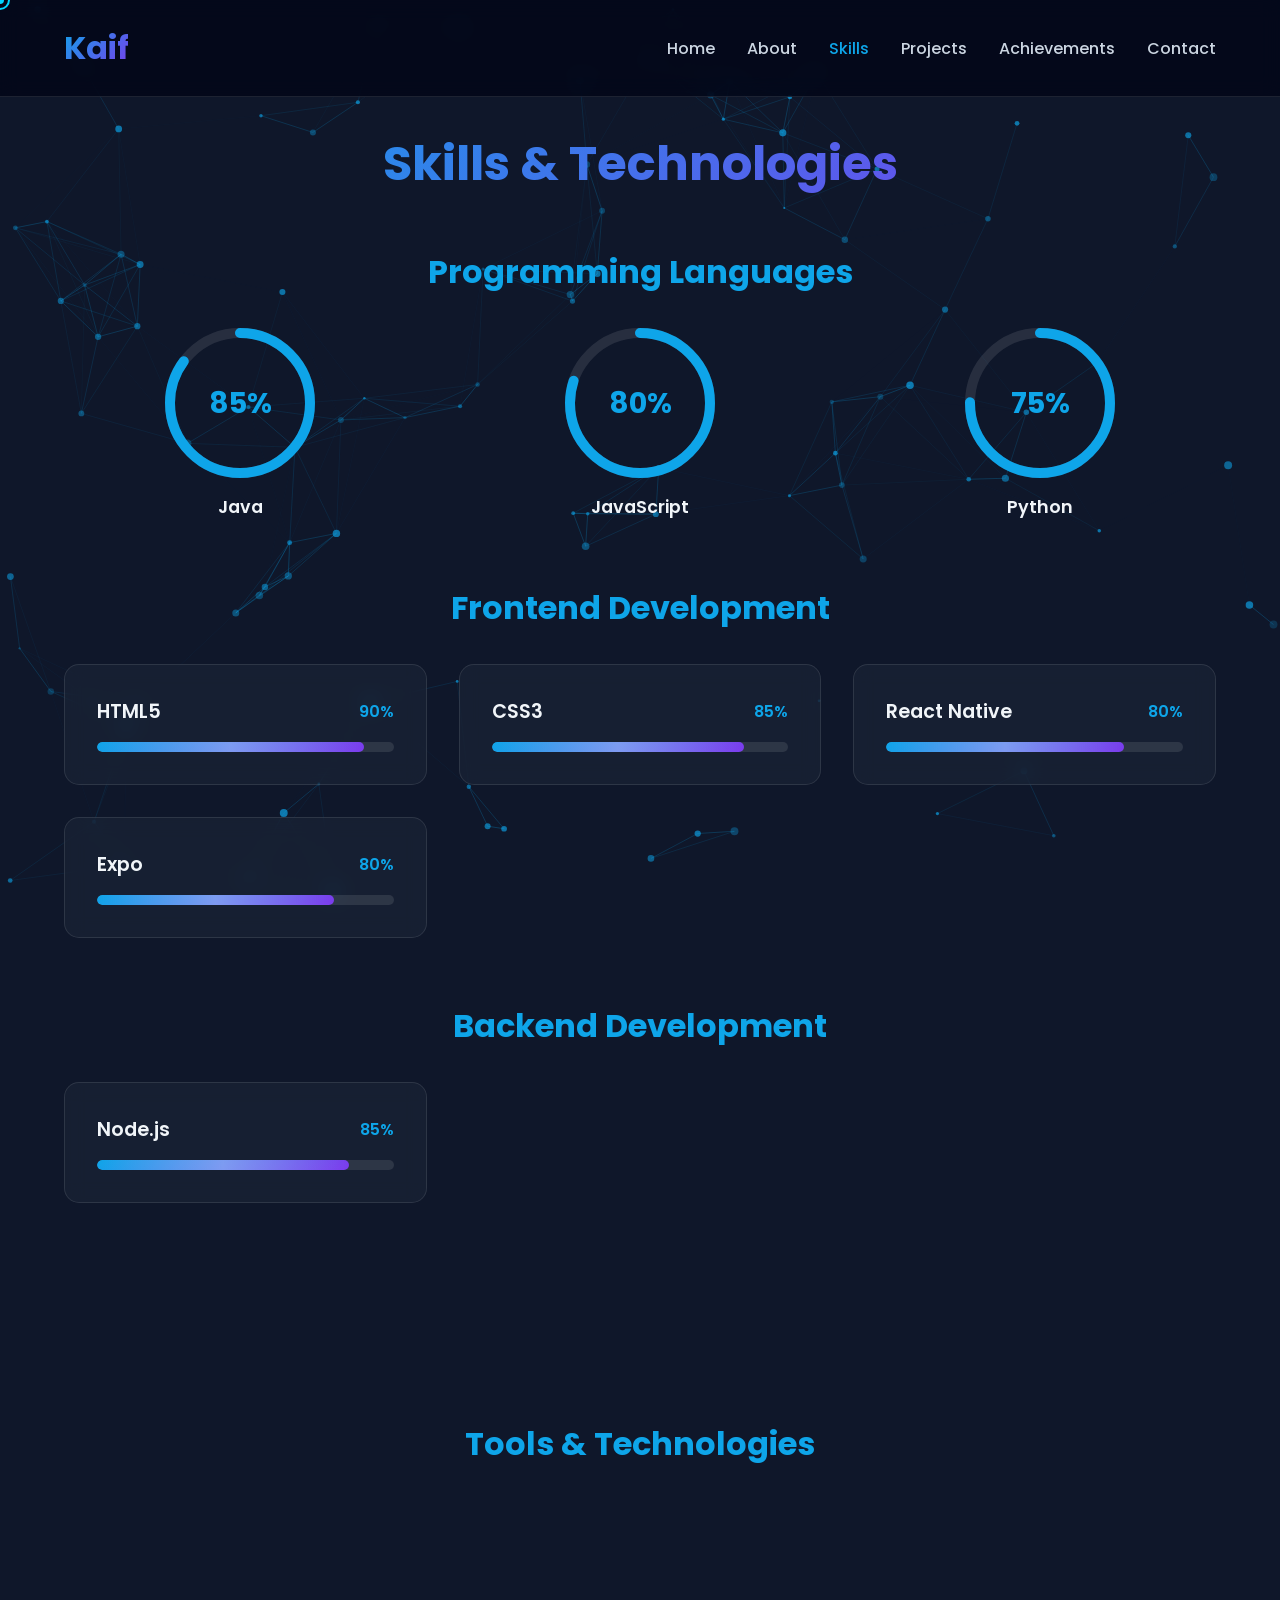
<file: pages/skills.html>
<!DOCTYPE html>
<html lang="en">
<head>
    <meta charset="UTF-8">
    <meta name="viewport" content="width=device-width, initial-scale=1.0">
    <meta name="description" content="Skills and Technologies - Md Kaif Portfolio">
    <title>Skills | Md Kaif Portfolio</title>
    
    <link rel="stylesheet" href="../css/style.css">
    <link rel="stylesheet" href="../css/animations.css">
    <link rel="stylesheet" href="../css/responsive.css">
    <link rel="stylesheet" href="../css/pages.css">
</head>
<body>
    <!-- Loading Screen -->
    <div class="loading-screen">
        <div class="loader"></div>
    </div>

    <!-- Scroll Progress Indicator -->
    <div class="scroll-progress"></div>

    <!-- Custom Cursor -->
    <div class="cursor"></div>

    <!-- Navbar -->
    <nav class="navbar">
        <h2 class="logo">Kaif</h2>
        
        <ul class="nav-menu">
            <li><a href="../index.html">Home</a></li>
            <li><a href="about.html">About</a></li>
            <li><a href="skills.html" class="active">Skills</a></li>
            <li><a href="projects.html">Projects</a></li>
            <li><a href="achievements.html">Achievements</a></li>
            <li><a href="contact.html">Contact</a></li>
        </ul>
        
        <div class="menu-toggle">
            <span></span>
            <span></span>
            <span></span>
        </div>
    </nav>

    <!-- Skills Section -->
    <section class="skills-section">
        <h1 class="section-title reveal">Skills & Technologies</h1>
        
        <div class="skills-container">
            <!-- Programming Languages -->
            <div class="skill-category reveal">
                <h2>Programming Languages</h2>
                <div class="circular-skills">
                    <div class="circular-skill stagger">
                        <div class="circular-progress">
                            <svg width="150" height="150">
                                <circle class="bg-circle" cx="75" cy="75" r="70"></circle>
                                <circle class="progress-circle" cx="75" cy="75" r="70" data-progress="85"></circle>
                            </svg>
                            <div class="percentage-text">85%</div>
                        </div>
                        <div class="skill-label">Java</div>
                    </div>

                    <div class="circular-skill stagger">
                        <div class="circular-progress">
                            <svg width="150" height="150">
                                <circle class="bg-circle" cx="75" cy="75" r="70"></circle>
                                <circle class="progress-circle" cx="75" cy="75" r="70" data-progress="80"></circle>
                            </svg>
                            <div class="percentage-text">80%</div>
                        </div>
                        <div class="skill-label">JavaScript</div>
                    </div>

                    <div class="circular-skill stagger">
                        <div class="circular-progress">
                            <svg width="150" height="150">
                                <circle class="bg-circle" cx="75" cy="75" r="70"></circle>
                                <circle class="progress-circle" cx="75" cy="75" r="70" data-progress="75"></circle>
                            </svg>
                            <div class="percentage-text">75%</div>
                        </div>
                        <div class="skill-label">Python</div>
                    </div>
                </div>
            </div>

            <!-- Frontend -->
            <div class="skill-category reveal">
                <h2>Frontend Development</h2>
                <div class="skills-grid">
                    <div class="skill-item stagger">
                        <div class="skill-header">
                            <span class="skill-name">HTML5</span>
                            <span class="skill-percentage">90%</span>
                        </div>
                        <div class="progress-bar">
                            <div class="progress-fill" data-progress="90"></div>
                        </div>
                    </div>

                    <div class="skill-item stagger">
                        <div class="skill-header">
                            <span class="skill-name">CSS3</span>
                            <span class="skill-percentage">85%</span>
                        </div>
                        <div class="progress-bar">
                            <div class="progress-fill" data-progress="85"></div>
                        </div>
                    </div>

                    <div class="skill-item stagger">
                        <div class="skill-header">
                            <span class="skill-name">React Native</span>
                            <span class="skill-percentage">80%</span>
                        </div>
                        <div class="progress-bar">
                            <div class="progress-fill" data-progress="80"></div>
                        </div>
                    </div>

                    <div class="skill-item stagger">
                        <div class="skill-header">
                            <span class="skill-name">Expo</span>
                            <span class="skill-percentage">80%</span>
                        </div>
                        <div class="progress-bar">
                            <div class="progress-fill" data-progress="80"></div>
                        </div>
                    </div>
                </div>
            </div>

            <!-- Backend -->
            <div class="skill-category reveal">
                <h2>Backend Development</h2>
                <div class="skills-grid">
                    <div class="skill-item stagger">
                        <div class="skill-header">
                            <span class="skill-name">Node.js</span>
                            <span class="skill-percentage">85%</span>
                        </div>
                        <div class="progress-bar">
                            <div class="progress-fill" data-progress="85"></div>
                        </div>
                    </div>

                    <div class="skill-item stagger">
                        <div class="skill-header">
                            <span class="skill-name">Express.js</span>
                            <span class="skill-percentage">85%</span>
                        </div>
                        <div class="progress-bar">
                            <div class="progress-fill" data-progress="85"></div>
                        </div>
                    </div>

                    <div class="skill-item stagger">
                        <div class="skill-header">
                            <span class="skill-name">MongoDB</span>
                            <span class="skill-percentage">80%</span>
                        </div>
                        <div class="progress-bar">
                            <div class="progress-fill" data-progress="80"></div>
                        </div>
                    </div>

                    <div class="skill-item stagger">
                        <div class="skill-header">
                            <span class="skill-name">Firebase</span>
                            <span class="skill-percentage">82%</span>
                        </div>
                        <div class="progress-bar">
                            <div class="progress-fill" data-progress="82"></div>
                        </div>
                    </div>

                    <div class="skill-item stagger">
                        <div class="skill-header">
                            <span class="skill-name">Firestore</span>
                            <span class="skill-percentage">82%</span>
                        </div>
                        <div class="progress-bar">
                            <div class="progress-fill" data-progress="82"></div>
                        </div>
                    </div>
                </div>
            </div>

            <!-- Tools & Technologies -->
            <div class="skill-category reveal">
                <h2>Tools & Technologies</h2>
                <div class="skills-grid">
                    <div class="skill-item stagger">
                        <div class="skill-header">
                            <span class="skill-name">Git & GitHub</span>
                            <span class="skill-percentage">85%</span>
                        </div>
                        <div class="progress-bar">
                            <div class="progress-fill" data-progress="85"></div>
                        </div>
                    </div>

                    <div class="skill-item stagger">
                        <div class="skill-header">
                            <span class="skill-name">REST APIs</span>
                            <span class="skill-percentage">88%</span>
                        </div>
                        <div class="progress-bar">
                            <div class="progress-fill" data-progress="88"></div>
                        </div>
                    </div>

                    <div class="skill-item stagger">
                        <div class="skill-header">
                            <span class="skill-name">OCR Integration</span>
                            <span class="skill-percentage">75%</span>
                        </div>
                        <div class="progress-bar">
                            <div class="progress-fill" data-progress="75"></div>
                        </div>
                    </div>

                    <div class="skill-item stagger">
                        <div class="skill-header">
                            <span class="skill-name">Dialogflow AI</span>
                            <span class="skill-percentage">78%</span>
                        </div>
                        <div class="progress-bar">
                            <div class="progress-fill" data-progress="78"></div>
                        </div>
                    </div>

                    <div class="skill-item stagger">
                        <div class="skill-header">
                            <span class="skill-name">Twilio/Call APIs</span>
                            <span class="skill-percentage">70%</span>
                        </div>
                        <div class="progress-bar">
                            <div class="progress-fill" data-progress="70"></div>
                        </div>
                    </div>
                </div>
            </div>
        </div>
    </section>

    <!-- Animated Background -->
    <canvas id="particles"></canvas>

    <!-- JavaScript Files -->
    <script src="../js/main.js"></script>
    <script src="../js/cursor.js"></script>
    <script src="../js/particles.js"></script>
</body>
</html>
</file>
<file: css/style.css>
/* Global Styles */
@import url('https://fonts.googleapis.com/css2?family=Poppins:wght@300;400;500;600;700;800&display=swap');

* {
  margin: 0;
  padding: 0;
  box-sizing: border-box;
}

:root {
  --primary-color: #0ea5e9;
  --secondary-color: #7c3aed;
  --neon-blue: #00d4ff;
  --neon-purple: #a855f7;
  --dark-bg: #0f172a;
  --darker-bg: #020617;
  --card-bg: #1e293b;
  --text-primary: #f1f5f9;
  --text-secondary: #cbd5e1;
  --gradient: linear-gradient(135deg, var(--primary-color), var(--secondary-color));
}

body {
  font-family: 'Poppins', sans-serif;
  background: var(--dark-bg);
  color: var(--text-primary);
  overflow-x: hidden;
  scroll-behavior: smooth;
  position: relative;
}

/* Custom Scrollbar */
::-webkit-scrollbar {
  width: 10px;
}

::-webkit-scrollbar-track {
  background: var(--darker-bg);
}

::-webkit-scrollbar-thumb {
  background: var(--primary-color);
  border-radius: 5px;
}

::-webkit-scrollbar-thumb:hover {
  background: var(--secondary-color);
}

/* Custom Cursor */
.cursor {
  width: 20px;
  height: 20px;
  border: 2px solid var(--neon-blue);
  border-radius: 50%;
  position: fixed;
  pointer-events: none;
  z-index: 9999;
  transition: all 0.1s ease;
  transform: translate(-50%, -50%);
}

.cursor::after {
  content: '';
  width: 8px;
  height: 8px;
  background: var(--neon-blue);
  border-radius: 50%;
  position: absolute;
  top: 50%;
  left: 50%;
  transform: translate(-50%, -50%);
}

.cursor.expand {
  width: 50px;
  height: 50px;
  background: rgba(0, 212, 255, 0.1);
}

/* Scroll Progress Indicator */
.scroll-progress {
  position: fixed;
  top: 0;
  left: 0;
  width: 0%;
  height: 4px;
  background: var(--gradient);
  z-index: 9998;
  transition: width 0.2s ease;
}

/* Navbar */
.navbar {
  position: fixed;
  top: 0;
  left: 0;
  width: 100%;
  padding: 1.5rem 5%;
  display: flex;
  justify-content: space-between;
  align-items: center;
  background: rgba(2, 6, 23, 0.8);
  backdrop-filter: blur(10px);
  border-bottom: 1px solid rgba(255, 255, 255, 0.1);
  z-index: 1000;
  transition: all 0.3s ease;
}

.navbar.scrolled {
  padding: 1rem 5%;
  background: rgba(2, 6, 23, 0.95);
  box-shadow: 0 5px 20px rgba(0, 0, 0, 0.3);
}

.logo {
  font-size: 2rem;
  font-weight: 700;
  background: var(--gradient);
  -webkit-background-clip: text;
  -webkit-text-fill-color: transparent;
  cursor: pointer;
}

.nav-menu {
  display: flex;
  list-style: none;
  gap: 2rem;
}

.nav-menu li a {
  color: var(--text-secondary);
  text-decoration: none;
  font-weight: 500;
  transition: all 0.3s ease;
  position: relative;
  padding: 0.5rem 0;
}

.nav-menu li a::after {
  content: '';
  position: absolute;
  bottom: 0;
  left: 0;
  width: 0;
  height: 2px;
  background: var(--gradient);
  transition: width 0.3s ease;
}

.nav-menu li a:hover {
  color: var(--neon-blue);
}

.nav-menu li a:hover::after {
  width: 100%;
}

.nav-menu li a.active {
  color: var(--primary-color);
}

.menu-toggle {
  display: none;
  flex-direction: column;
  gap: 6px;
  cursor: pointer;
}

.menu-toggle span {
  width: 30px;
  height: 3px;
  background: var(--text-primary);
  border-radius: 2px;
  transition: all 0.3s ease;
}

/* Hero Section */
.hero {
  min-height: 100vh;
  display: flex;
  align-items: center;
  justify-content: space-between;
  padding: 8rem 5% 2rem;
  gap: 4rem;
  position: relative;
}

.hero-text {
  flex: 1;
  z-index: 2;
}

.hero-text h1 {
  font-size: 3.5rem;
  font-weight: 700;
  margin-bottom: 1rem;
  line-height: 1.2;
}

.hero-text h1 .neon {
  background: var(--gradient);
  -webkit-background-clip: text;
  -webkit-text-fill-color: transparent;
  position: relative;
}

.hero-text h2 {
  font-size: 2.5rem;
  font-weight: 600;
  color: var(--primary-color);
  margin-bottom: 1.5rem;
  min-height: 3.5rem;
}

.hero-text h2 .typed-cursor {
  color: var(--neon-blue);
  animation: blink 0.7s infinite;
}

@keyframes blink {
  0%, 100% { opacity: 1; }
  50% { opacity: 0; }
}

.hero-text p {
  font-size: 1.2rem;
  color: var(--text-secondary);
  margin-bottom: 2.5rem;
  line-height: 1.8;
  max-width: 600px;
}

.cta {
  display: flex;
  gap: 1.5rem;
  flex-wrap: wrap;
}

.btn {
  padding: 1rem 2.5rem;
  font-size: 1rem;
  font-weight: 600;
  text-decoration: none;
  border-radius: 50px;
  transition: all 0.3s ease;
  position: relative;
  overflow: hidden;
  border: 2px solid transparent;
  cursor: pointer;
}

.btn.primary {
  background: var(--gradient);
  color: white;
  box-shadow: 0 5px 20px rgba(14, 165, 233, 0.4);
}

.btn.primary:hover {
  transform: translateY(-3px);
  box-shadow: 0 8px 30px rgba(14, 165, 233, 0.6);
}

.btn.outline {
  background: transparent;
  border: 2px solid var(--primary-color);
  color: var(--primary-color);
}

.btn.outline:hover {
  background: var(--primary-color);
  color: white;
  box-shadow: 0 5px 20px rgba(14, 165, 233, 0.4);
}

.hero-img {
  flex: 1;
  display: flex;
  justify-content: center;
  align-items: center;
  position: relative;
}

.hero-img img {
  width: 100%;
  max-width: 500px;
  border-radius: 50%;
  border: 5px solid var(--primary-color);
  box-shadow: 0 0 50px rgba(14, 165, 233, 0.5);
  animation: float 6s ease-in-out infinite;
  object-fit: cover;
}

@keyframes float {
  0%, 100% {
    transform: translateY(0);
  }
  50% {
    transform: translateY(-20px);
  }
}

.hero-img::before {
  content: '';
  position: absolute;
  width: 120%;
  height: 120%;
  background: var(--gradient);
  border-radius: 50%;
  filter: blur(80px);
  opacity: 0.3;
  z-index: -1;
  animation: pulse 4s ease-in-out infinite;
}

@keyframes pulse {
  0%, 100% {
    transform: scale(1);
    opacity: 0.3;
  }
  50% {
    transform: scale(1.1);
    opacity: 0.5;
  }
}

/* Animated Background Canvas */
#particles {
  position: fixed;
  top: 0;
  left: 0;
  width: 100%;
  height: 100%;
  z-index: 1;
  pointer-events: none;
}

/* Section Styles */
section {
  padding: 5rem 5%;
  position: relative;
  z-index: 2;
}

.section-title {
  text-align: center;
  font-size: 3rem;
  font-weight: 700;
  margin-bottom: 3rem;
  background: var(--gradient);
  -webkit-background-clip: text;
  -webkit-text-fill-color: transparent;
}

/* Glassmorphism Card */
.glass-card {
  background: rgba(30, 41, 59, 0.5);
  backdrop-filter: blur(10px);
  border: 1px solid rgba(255, 255, 255, 0.1);
  border-radius: 20px;
  padding: 2rem;
  box-shadow: 0 8px 32px rgba(0, 0, 0, 0.3);
  transition: all 0.3s ease;
}

.glass-card:hover {
  transform: translateY(-10px);
  border-color: rgba(14, 165, 233, 0.5);
  box-shadow: 0 12px 40px rgba(14, 165, 233, 0.3);
}

/* Loading Animation */
.loading-screen {
  position: fixed;
  top: 0;
  left: 0;
  width: 100%;
  height: 100%;
  background: var(--darker-bg);
  display: flex;
  justify-content: center;
  align-items: center;
  z-index: 10000;
  transition: opacity 0.5s ease, visibility 0.5s ease;
}

.loading-screen.hidden {
  opacity: 0;
  visibility: hidden;
}

.loader {
  width: 80px;
  height: 80px;
  border: 5px solid rgba(255, 255, 255, 0.1);
  border-top-color: var(--primary-color);
  border-radius: 50%;
  animation: spin 1s linear infinite;
}

@keyframes spin {
  to { transform: rotate(360deg); }
}
</file>
<file: css/animations.css>
/* Animation Classes */

/* Fade In */
.fade-in {
  opacity: 0;
  animation: fadeIn 1s ease forwards;
}

@keyframes fadeIn {
  from {
    opacity: 0;
    transform: translateY(30px);
  }
  to {
    opacity: 1;
    transform: translateY(0);
  }
}

/* Slide In From Left */
.slide-left {
  opacity: 0;
  transform: translateX(-100px);
  transition: all 0.8s ease;
}

.slide-left.active {
  opacity: 1;
  transform: translateX(0);
}

/* Slide In From Right */
.slide-right {
  opacity: 0;
  transform: translateX(100px);
  transition: all 0.8s ease;
}

.slide-right.active {
  opacity: 1;
  transform: translateX(0);
}

/* Zoom In */
.zoom-in {
  opacity: 0;
  transform: scale(0.8);
  transition: all 0.8s ease;
}

.zoom-in.active {
  opacity: 1;
  transform: scale(1);
}

/* Reveal Animation */
.reveal {
  opacity: 0;
  transform: translateY(60px);
  transition: all 0.8s ease;
}

.reveal.active {
  opacity: 1;
  transform: translateY(0);
}

/* Stagger Animation */
.stagger {
  opacity: 0;
  transform: translateY(30px);
}

.stagger.active {
  animation: staggerIn 0.6s ease forwards;
}

@keyframes staggerIn {
  to {
    opacity: 1;
    transform: translateY(0);
  }
}

/* Card Flip Animation */
.flip-card {
  perspective: 1000px;
  cursor: pointer;
}

.flip-card-inner {
  position: relative;
  width: 100%;
  height: 100%;
  transition: transform 0.8s;
  transform-style: preserve-3d;
}

.flip-card:hover .flip-card-inner {
  transform: rotateY(180deg);
}

.flip-card-front,
.flip-card-back {
  position: absolute;
  width: 100%;
  height: 100%;
  backface-visibility: hidden;
  border-radius: 20px;
}

.flip-card-back {
  transform: rotateY(180deg);
}

/* Glow Effect */
.glow {
  animation: glow 2s ease-in-out infinite;
}

@keyframes glow {
  0%, 100% {
    box-shadow: 0 0 20px rgba(14, 165, 233, 0.5);
  }
  50% {
    box-shadow: 0 0 40px rgba(14, 165, 233, 0.8);
  }
}

/* Neon Text Effect */
.neon-text {
  text-shadow: 
    0 0 10px var(--neon-blue),
    0 0 20px var(--neon-blue),
    0 0 30px var(--neon-blue),
    0 0 40px var(--primary-color);
  animation: flicker 3s infinite;
}

@keyframes flicker {
  0%, 19%, 21%, 23%, 25%, 54%, 56%, 100% {
    text-shadow: 
      0 0 10px var(--neon-blue),
      0 0 20px var(--neon-blue),
      0 0 30px var(--neon-blue),
      0 0 40px var(--primary-color);
  }
  20%, 24%, 55% {
    text-shadow: none;
  }
}

/* Progress Bar Animation */
.progress-bar {
  width: 100%;
  height: 10px;
  background: rgba(255, 255, 255, 0.1);
  border-radius: 50px;
  overflow: hidden;
  position: relative;
}

.progress-fill {
  height: 100%;
  background: var(--gradient);
  border-radius: 50px;
  width: 0;
  transition: width 1.5s ease;
  position: relative;
  overflow: hidden;
}

.progress-fill::after {
  content: '';
  position: absolute;
  top: 0;
  left: 0;
  width: 100%;
  height: 100%;
  background: linear-gradient(90deg, transparent, rgba(255, 255, 255, 0.3), transparent);
  animation: shimmer 2s infinite;
}

@keyframes shimmer {
  0% {
    transform: translateX(-100%);
  }
  100% {
    transform: translateX(100%);
  }
}

/* Circular Progress */
.circular-progress {
  position: relative;
  width: 150px;
  height: 150px;
}

.circular-progress svg {
  transform: rotate(-90deg);
}

.circular-progress circle {
  fill: none;
  stroke-width: 10;
  stroke-linecap: round;
}

.circular-progress .bg-circle {
  stroke: rgba(255, 255, 255, 0.1);
}

.circular-progress .progress-circle {
  stroke: url(#gradient);
  stroke-dasharray: 440;
  stroke-dashoffset: 440;
  transition: stroke-dashoffset 1.5s ease;
}

/* Counter Animation */
.counter {
  font-size: 3rem;
  font-weight: 700;
  color: var(--primary-color);
}

/* Floating Animation */
.floating {
  animation: floating 3s ease-in-out infinite;
}

@keyframes floating {
  0%, 100% {
    transform: translateY(0);
  }
  50% {
    transform: translateY(-15px);
  }
}

/* Gradient Background Animation */
.gradient-bg {
  background: linear-gradient(-45deg, #0f172a, #1e293b, #0ea5e9, #7c3aed);
  background-size: 400% 400%;
  animation: gradientShift 15s ease infinite;
}

@keyframes gradientShift {
  0% {
    background-position: 0% 50%;
  }
  50% {
    background-position: 100% 50%;
  }
  100% {
    background-position: 0% 50%;
  }
}

/* Typewriter Effect */
.typewriter {
  overflow: hidden;
  border-right: 3px solid var(--primary-color);
  white-space: nowrap;
  animation: 
    typing 3.5s steps(40, end),
    blink-caret 0.75s step-end infinite;
}

@keyframes typing {
  from {
    width: 0;
  }
  to {
    width: 100%;
  }
}

@keyframes blink-caret {
  from, to {
    border-color: transparent;
  }
  50% {
    border-color: var(--primary-color);
  }
}

/* Parallax Effect */
.parallax {
  transition: transform 0.5s ease-out;
}

/* Shake Animation */
.shake {
  animation: shake 0.5s;
}

@keyframes shake {
  0%, 100% {
    transform: translateX(0);
  }
  10%, 30%, 50%, 70%, 90% {
    transform: translateX(-5px);
  }
  20%, 40%, 60%, 80% {
    transform: translateX(5px);
  }
}

/* Bounce Animation */
.bounce {
  animation: bounce 1s infinite;
}

@keyframes bounce {
  0%, 20%, 50%, 80%, 100% {
    transform: translateY(0);
  }
  40% {
    transform: translateY(-20px);
  }
  60% {
    transform: translateY(-10px);
  }
}

/* Rotate Animation */
.rotate {
  animation: rotate 2s linear infinite;
}

@keyframes rotate {
  from {
    transform: rotate(0deg);
  }
  to {
    transform: rotate(360deg);
  }
}

/* Page Transition */
.page-transition {
  position: fixed;
  top: 0;
  left: 0;
  width: 100%;
  height: 100%;
  background: var(--darker-bg);
  z-index: 9999;
  transform: translateX(-100%);
}

.page-transition.active {
  animation: pageSlide 0.8s ease;
}

@keyframes pageSlide {
  0% {
    transform: translateX(-100%);
  }
  50% {
    transform: translateX(0);
  }
  100% {
    transform: translateX(100%);
  }
}
</file>
<file: css/responsive.css>
/* Responsive Design */

/* Tablet */
@media (max-width: 1024px) {
  .hero {
    padding: 7rem 3% 2rem;
    gap: 3rem;
  }

  .hero-text h1 {
    font-size: 3rem;
  }

  .hero-text h2 {
    font-size: 2rem;
  }

  .hero-text p {
    font-size: 1.1rem;
  }

  .hero-img img {
    max-width: 400px;
  }

  .section-title {
    font-size: 2.5rem;
  }

  section {
    padding: 4rem 3%;
  }
}

/* Mobile */
@media (max-width: 768px) {
  .navbar {
    padding: 1rem 5%;
  }

  .logo {
    font-size: 1.5rem;
  }

  .menu-toggle {
    display: flex;
  }

  .nav-menu {
    position: fixed;
    top: 70px;
    right: -100%;
    width: 100%;
    max-width: 300px;
    height: calc(100vh - 70px);
    background: rgba(2, 6, 23, 0.98);
    backdrop-filter: blur(10px);
    flex-direction: column;
    padding: 2rem;
    gap: 1.5rem;
    border-left: 1px solid rgba(255, 255, 255, 0.1);
    transition: right 0.3s ease;
    box-shadow: -5px 0 20px rgba(0, 0, 0, 0.5);
  }

  .nav-menu.active {
    right: 0;
  }

  .nav-menu li a {
    font-size: 1.1rem;
    padding: 0.5rem 0;
    display: block;
  }

  .menu-toggle.active span:nth-child(1) {
    transform: rotate(45deg) translate(8px, 8px);
  }

  .menu-toggle.active span:nth-child(2) {
    opacity: 0;
  }

  .menu-toggle.active span:nth-child(3) {
    transform: rotate(-45deg) translate(8px, -8px);
  }

  .hero {
    flex-direction: column-reverse;
    padding: 6rem 5% 2rem;
    text-align: center;
    gap: 2rem;
  }

  .hero-text {
    align-items: center;
  }

  .hero-text h1 {
    font-size: 2.2rem;
  }

  .hero-text h2 {
    font-size: 1.5rem;
    min-height: 2.5rem;
  }

  .hero-text p {
    font-size: 1rem;
    margin: 0 auto 2rem;
  }

  .cta {
    justify-content: center;
  }

  .btn {
    padding: 0.8rem 2rem;
    font-size: 0.9rem;
  }

  .hero-img img {
    max-width: 300px;
  }

  .section-title {
    font-size: 2rem;
  }

  section {
    padding: 3rem 5%;
  }

  .glass-card {
    padding: 1.5rem;
  }

  /* Hide custom cursor on mobile */
  .cursor {
    display: none;
  }
}

/* Small Mobile */
@media (max-width: 480px) {
  .hero-text h1 {
    font-size: 1.8rem;
  }

  .hero-text h2 {
    font-size: 1.2rem;
    min-height: 2rem;
  }

  .hero-text p {
    font-size: 0.9rem;
  }

  .cta {
    flex-direction: column;
    gap: 1rem;
  }

  .btn {
    width: 100%;
    text-align: center;
  }

  .hero-img img {
    max-width: 250px;
  }

  .section-title {
    font-size: 1.8rem;
  }

  section {
    padding: 2.5rem 5%;
  }

  .nav-menu {
    max-width: 100%;
  }
}

/* Landscape Mobile */
@media (max-width: 812px) and (orientation: landscape) {
  .hero {
    min-height: auto;
    padding: 5rem 5% 2rem;
  }

  .hero-text h1 {
    font-size: 2rem;
  }

  .hero-text h2 {
    font-size: 1.5rem;
  }

  .hero-img img {
    max-width: 250px;
  }
}

/* Large Desktop */
@media (min-width: 1440px) {
  .hero {
    padding: 8rem 10% 2rem;
  }

  section {
    padding: 6rem 10%;
  }

  .hero-text h1 {
    font-size: 4rem;
  }

  .hero-text h2 {
    font-size: 3rem;
  }

  .hero-img img {
    max-width: 600px;
  }
}

/* Print Styles */
@media print {
  .navbar,
  .cursor,
  #particles,
  .loading-screen {
    display: none;
  }

  body {
    background: white;
    color: black;
  }
}

/* Reduced Motion */
@media (prefers-reduced-motion: reduce) {
  *,
  *::before,
  *::after {
    animation-duration: 0.01ms !important;
    animation-iteration-count: 1 !important;
    transition-duration: 0.01ms !important;
  }
}
</file>
<file: css/pages.css>
/* Additional Styles for Inner Pages */

/* About Page */
.about-section {
  min-height: 100vh;
  padding: 8rem 5% 4rem;
}

.about-container {
  display: grid;
  grid-template-columns: 2fr 1fr;
  gap: 2rem;
  margin-bottom: 4rem;
}

.about-content h2,
.education-section h2 {
  font-size: 2rem;
  margin-bottom: 1.5rem;
  color: var(--primary-color);
}

.about-content p {
  font-size: 1.1rem;
  line-height: 1.8;
  color: var(--text-secondary);
  margin-bottom: 1.5rem;
}

.education-item {
  display: flex;
  gap: 1.5rem;
  align-items: flex-start;
}

.education-icon {
  font-size: 3rem;
}

.education-details h3 {
  font-size: 1.5rem;
  color: var(--text-primary);
  margin-bottom: 0.5rem;
}

.education-details h4 {
  font-size: 1.2rem;
  color: var(--primary-color);
  margin-bottom: 0.5rem;
  font-weight: 500;
}

.year {
  color: var(--text-secondary);
  font-style: italic;
}

/* Timeline */
.timeline-section {
  margin: 5rem 0;
}

.timeline {
  position: relative;
  max-width: 1000px;
  margin: 0 auto;
  padding: 2rem 0;
}

.timeline::before {
  content: '';
  position: absolute;
  left: 50%;
  top: 0;
  bottom: 0;
  width: 2px;
  background: var(--gradient);
  transform: translateX(-50%);
}

.timeline-item {
  position: relative;
  margin-bottom: 3rem;
  width: 50%;
}

.timeline-item:nth-child(odd) {
  padding-right: 3rem;
  text-align: right;
}

.timeline-item:nth-child(even) {
  margin-left: 50%;
  padding-left: 3rem;
}

.timeline-dot {
  position: absolute;
  top: 0;
  width: 20px;
  height: 20px;
  background: var(--primary-color);
  border: 4px solid var(--dark-bg);
  border-radius: 50%;
  box-shadow: 0 0 20px var(--primary-color);
}

.timeline-item:nth-child(odd) .timeline-dot {
  right: -10px;
}

.timeline-item:nth-child(even) .timeline-dot {
  left: -10px;
}

.timeline-content h3 {
  font-size: 1.3rem;
  color: var(--primary-color);
  margin-bottom: 0.5rem;
}

.timeline-content p {
  color: var(--text-secondary);
  line-height: 1.6;
}

/* Interests Grid */
.interests-section {
  margin: 5rem 0;
}

.interests-grid {
  display: grid;
  grid-template-columns: repeat(auto-fit, minmax(250px, 1fr));
  gap: 2rem;
  margin-top: 3rem;
}

.interest-card {
  text-align: center;
  padding: 3rem 2rem;
}

.interest-icon {
  font-size: 4rem;
  margin-bottom: 1.5rem;
}

.interest-card h3 {
  font-size: 1.4rem;
  color: var(--primary-color);
  margin-bottom: 1rem;
}

.interest-card p {
  color: var(--text-secondary);
  line-height: 1.6;
}

/* Goals Section */
.goals-section {
  max-width: 1000px;
  margin: 3rem auto;
  padding: 3rem;
}

.goals-section h2 {
  font-size: 2rem;
  color: var(--primary-color);
  margin-bottom: 1.5rem;
  text-align: center;
}

.goals-section p {
  font-size: 1.1rem;
  line-height: 1.8;
  color: var(--text-secondary);
  margin-bottom: 1.5rem;
}

/* Skills Page */
.skills-section {
  min-height: 100vh;
  padding: 8rem 5% 4rem;
}

.skills-container {
  max-width: 1200px;
  margin: 0 auto;
}

.skill-category {
  margin-bottom: 4rem;
}

.skill-category h2 {
  font-size: 2rem;
  color: var(--primary-color);
  margin-bottom: 2rem;
  text-align: center;
}

.skills-grid {
  display: grid;
  grid-template-columns: repeat(auto-fit, minmax(300px, 1fr));
  gap: 2rem;
}

.skill-item {
  background: rgba(30, 41, 59, 0.5);
  backdrop-filter: blur(10px);
  border: 1px solid rgba(255, 255, 255, 0.1);
  border-radius: 15px;
  padding: 2rem;
}

.skill-header {
  display: flex;
  justify-content: space-between;
  align-items: center;
  margin-bottom: 1rem;
}

.skill-name {
  font-size: 1.2rem;
  font-weight: 600;
  color: var(--text-primary);
}

.skill-percentage {
  font-size: 1rem;
  color: var(--primary-color);
  font-weight: 600;
}

/* Circular Skills */
.circular-skills {
  display: grid;
  grid-template-columns: repeat(auto-fit, minmax(180px, 1fr));
  gap: 3rem;
  margin-top: 2rem;
}

.circular-skill {
  display: flex;
  flex-direction: column;
  align-items: center;
  gap: 1rem;
}

.circular-progress {
  position: relative;
  width: 150px;
  height: 150px;
}

.circular-progress svg {
  transform: rotate(-90deg);
}

.circular-progress circle {
  fill: none;
  stroke-width: 10;
  stroke-linecap: round;
}

.circular-progress .bg-circle {
  stroke: rgba(255, 255, 255, 0.1);
}

.circular-progress .progress-circle {
  stroke: var(--primary-color);
  stroke-dasharray: 440;
  stroke-dashoffset: 440;
  transition: stroke-dashoffset 1.5s ease;
}

.circular-progress .percentage-text {
  position: absolute;
  top: 50%;
  left: 50%;
  transform: translate(-50%, -50%);
  font-size: 1.8rem;
  font-weight: 700;
  color: var(--primary-color);
}

.skill-label {
  font-size: 1.1rem;
  font-weight: 600;
  color: var(--text-primary);
  text-align: center;
}

/* Projects Page */
.projects-section {
  min-height: 100vh;
  padding: 8rem 5% 4rem;
}

.projects-grid {
  display: grid;
  grid-template-columns: repeat(auto-fit, minmax(350px, 1fr));
  gap: 2rem;
  margin-top: 3rem;
}

.project-card {
  background: rgba(30, 41, 59, 0.5);
  backdrop-filter: blur(10px);
  border: 1px solid rgba(255, 255, 255, 0.1);
  border-radius: 20px;
  padding: 2rem;
  transition: all 0.3s ease;
  cursor: pointer;
  position: relative;
  overflow: hidden;
}

.project-card::before {
  content: '';
  position: absolute;
  top: 0;
  left: 0;
  width: 100%;
  height: 4px;
  background: var(--gradient);
  transform: scaleX(0);
  transition: transform 0.3s ease;
}

.project-card:hover::before {
  transform: scaleX(1);
}

.project-card:hover {
  transform: translateY(-10px);
  border-color: rgba(14, 165, 233, 0.5);
  box-shadow: 0 15px 50px rgba(14, 165, 233, 0.3);
}

.project-number {
  font-size: 3rem;
  font-weight: 700;
  color: rgba(14, 165, 233, 0.2);
  margin-bottom: 1rem;
}

.project-card h3 {
  font-size: 1.8rem;
  color: var(--primary-color);
  margin-bottom: 1rem;
}

.project-card p {
  color: var(--text-secondary);
  line-height: 1.6;
  margin-bottom: 1.5rem;
}

.tech-stack {
  display: flex;
  flex-wrap: wrap;
  gap: 0.5rem;
  margin-bottom: 1.5rem;
}

.tech-badge {
  padding: 0.4rem 1rem;
  background: rgba(14, 165, 233, 0.2);
  border: 1px solid var(--primary-color);
  border-radius: 20px;
  font-size: 0.85rem;
  color: var(--primary-color);
  font-weight: 500;
}

.project-links {
  display: flex;
  gap: 1rem;
}

.project-link {
  padding: 0.8rem 1.5rem;
  text-decoration: none;
  border-radius: 50px;
  font-weight: 600;
  transition: all 0.3s ease;
  display: inline-block;
}

.project-link.github {
  background: transparent;
  border: 2px solid var(--primary-color);
  color: var(--primary-color);
}

.project-link.github:hover {
  background: var(--primary-color);
  color: white;
}

.project-link.demo {
  background: var(--gradient);
  color: white;
}

.project-link.demo:hover {
  transform: translateY(-3px);
  box-shadow: 0 5px 20px rgba(14, 165, 233, 0.4);
}

/* Achievements Page */
.achievements-section {
  min-height: 100vh;
  padding: 8rem 5% 4rem;
}

.stats-grid {
  display: grid;
  grid-template-columns: repeat(auto-fit, minmax(250px, 1fr));
  gap: 2rem;
  margin: 3rem 0;
}

.stat-card {
  background: rgba(30, 41, 59, 0.5);
  backdrop-filter: blur(10px);
  border: 1px solid rgba(255, 255, 255, 0.1);
  border-radius: 20px;
  padding: 3rem 2rem;
  text-align: center;
  transition: all 0.3s ease;
}

.stat-card:hover {
  transform: translateY(-10px);
  border-color: rgba(14, 165, 233, 0.5);
  box-shadow: 0 15px 50px rgba(14, 165, 233, 0.3);
}

.stat-icon {
  font-size: 3rem;
  margin-bottom: 1rem;
}

.stat-card .counter {
  font-size: 3rem;
  font-weight: 700;
  color: var(--primary-color);
  display: block;
  margin-bottom: 0.5rem;
}

.stat-label {
  font-size: 1.1rem;
  color: var(--text-secondary);
}

.progress-section {
  margin: 4rem 0;
}

.progress-item {
  margin-bottom: 2rem;
}

.progress-label {
  display: flex;
  justify-content: space-between;
  margin-bottom: 0.5rem;
  font-weight: 600;
}

.progress-label span {
  color: var(--text-primary);
}

.progress-label .percentage {
  color: var(--primary-color);
}

/* Contact Page */
.contact-section {
  min-height: 100vh;
  padding: 8rem 5% 4rem;
}

.contact-container {
  display: grid;
  grid-template-columns: 1fr 1fr;
  gap: 3rem;
  max-width: 1200px;
  margin: 3rem auto;
}

.contact-info {
  display: flex;
  flex-direction: column;
  gap: 2rem;
}

.contact-item {
  background: rgba(30, 41, 59, 0.5);
  backdrop-filter: blur(10px);
  border: 1px solid rgba(255, 255, 255, 0.1);
  border-radius: 15px;
  padding: 2rem;
  display: flex;
  align-items: center;
  gap: 1.5rem;
  transition: all 0.3s ease;
}

.contact-item:hover {
  border-color: rgba(14, 165, 233, 0.5);
  transform: translateX(10px);
}

.contact-icon {
  font-size: 2.5rem;
  color: var(--primary-color);
}

.contact-details h3 {
  font-size: 1.2rem;
  color: var(--text-primary);
  margin-bottom: 0.5rem;
}

.contact-details p {
  color: var(--text-secondary);
}

.contact-details a {
  color: var(--primary-color);
  text-decoration: none;
  transition: color 0.3s ease;
}

.contact-details a:hover {
  color: var(--neon-blue);
}

.contact-form {
  background: rgba(30, 41, 59, 0.5);
  backdrop-filter: blur(10px);
  border: 1px solid rgba(255, 255, 255, 0.1);
  border-radius: 20px;
  padding: 3rem;
}

.contact-form h2 {
  font-size: 2rem;
  color: var(--primary-color);
  margin-bottom: 2rem;
}

.form-group {
  margin-bottom: 1.5rem;
}

.form-group label {
  display: block;
  margin-bottom: 0.5rem;
  color: var(--text-primary);
  font-weight: 500;
}

.form-group input,
.form-group textarea {
  width: 100%;
  padding: 1rem;
  background: rgba(15, 23, 42, 0.5);
  border: 1px solid rgba(255, 255, 255, 0.1);
  border-radius: 10px;
  color: var(--text-primary);
  font-size: 1rem;
  font-family: 'Poppins', sans-serif;
  transition: all 0.3s ease;
}

.form-group input:focus,
.form-group textarea:focus {
  outline: none;
  border-color: var(--primary-color);
  box-shadow: 0 0 20px rgba(14, 165, 233, 0.3);
}

.form-group textarea {
  resize: vertical;
  min-height: 150px;
}

.form-group input.error,
.form-group textarea.error {
  border-color: #ef4444;
}

.error-message {
  color: #ef4444;
  font-size: 0.85rem;
  margin-top: 0.5rem;
  display: none;
}

.error-message.show {
  display: block;
}

.submit-btn {
  width: 100%;
  padding: 1rem;
  background: var(--gradient);
  color: white;
  border: none;
  border-radius: 50px;
  font-size: 1.1rem;
  font-weight: 600;
  cursor: pointer;
  transition: all 0.3s ease;
}

.submit-btn:hover {
  transform: translateY(-3px);
  box-shadow: 0 8px 30px rgba(14, 165, 233, 0.6);
}

.success-message {
  margin-top: 1rem;
  padding: 1rem;
  background: rgba(34, 197, 94, 0.2);
  border: 1px solid #22c55e;
  border-radius: 10px;
  color: #22c55e;
  text-align: center;
  display: none;
}

.success-message.show {
  display: block;
}

.social-links {
  display: flex;
  justify-content: center;
  gap: 2rem;
  margin-top: 3rem;
}

.social-link {
  width: 60px;
  height: 60px;
  display: flex;
  align-items: center;
  justify-content: center;
  background: rgba(30, 41, 59, 0.5);
  backdrop-filter: blur(10px);
  border: 1px solid rgba(255, 255, 255, 0.1);
  border-radius: 50%;
  color: var(--text-primary);
  font-size: 1.5rem;
  text-decoration: none;
  transition: all 0.3s ease;
}

.social-link:hover {
  background: var(--primary-color);
  border-color: var(--primary-color);
  transform: translateY(-5px);
  box-shadow: 0 10px 30px rgba(14, 165, 233, 0.5);
}

/* Responsive for Pages */
@media (max-width: 768px) {
  .about-container {
    grid-template-columns: 1fr;
  }

  .timeline::before {
    left: 30px;
  }

  .timeline-item {
    width: 100%;
    padding-left: 4rem;
    padding-right: 0;
    text-align: left;
  }

  .timeline-item:nth-child(even) {
    margin-left: 0;
    padding-left: 4rem;
  }

  .timeline-item:nth-child(odd) {
    padding-right: 0;
    text-align: left;
  }

  .timeline-dot {
    left: 20px !important;
    right: auto !important;
  }

  .interests-grid {
    grid-template-columns: 1fr;
  }

  .projects-grid {
    grid-template-columns: 1fr;
  }

  .contact-container {
    grid-template-columns: 1fr;
  }

  .skills-grid {
    grid-template-columns: 1fr;
  }

  .circular-skills {
    grid-template-columns: repeat(auto-fit, minmax(150px, 1fr));
  }
}
</file>
